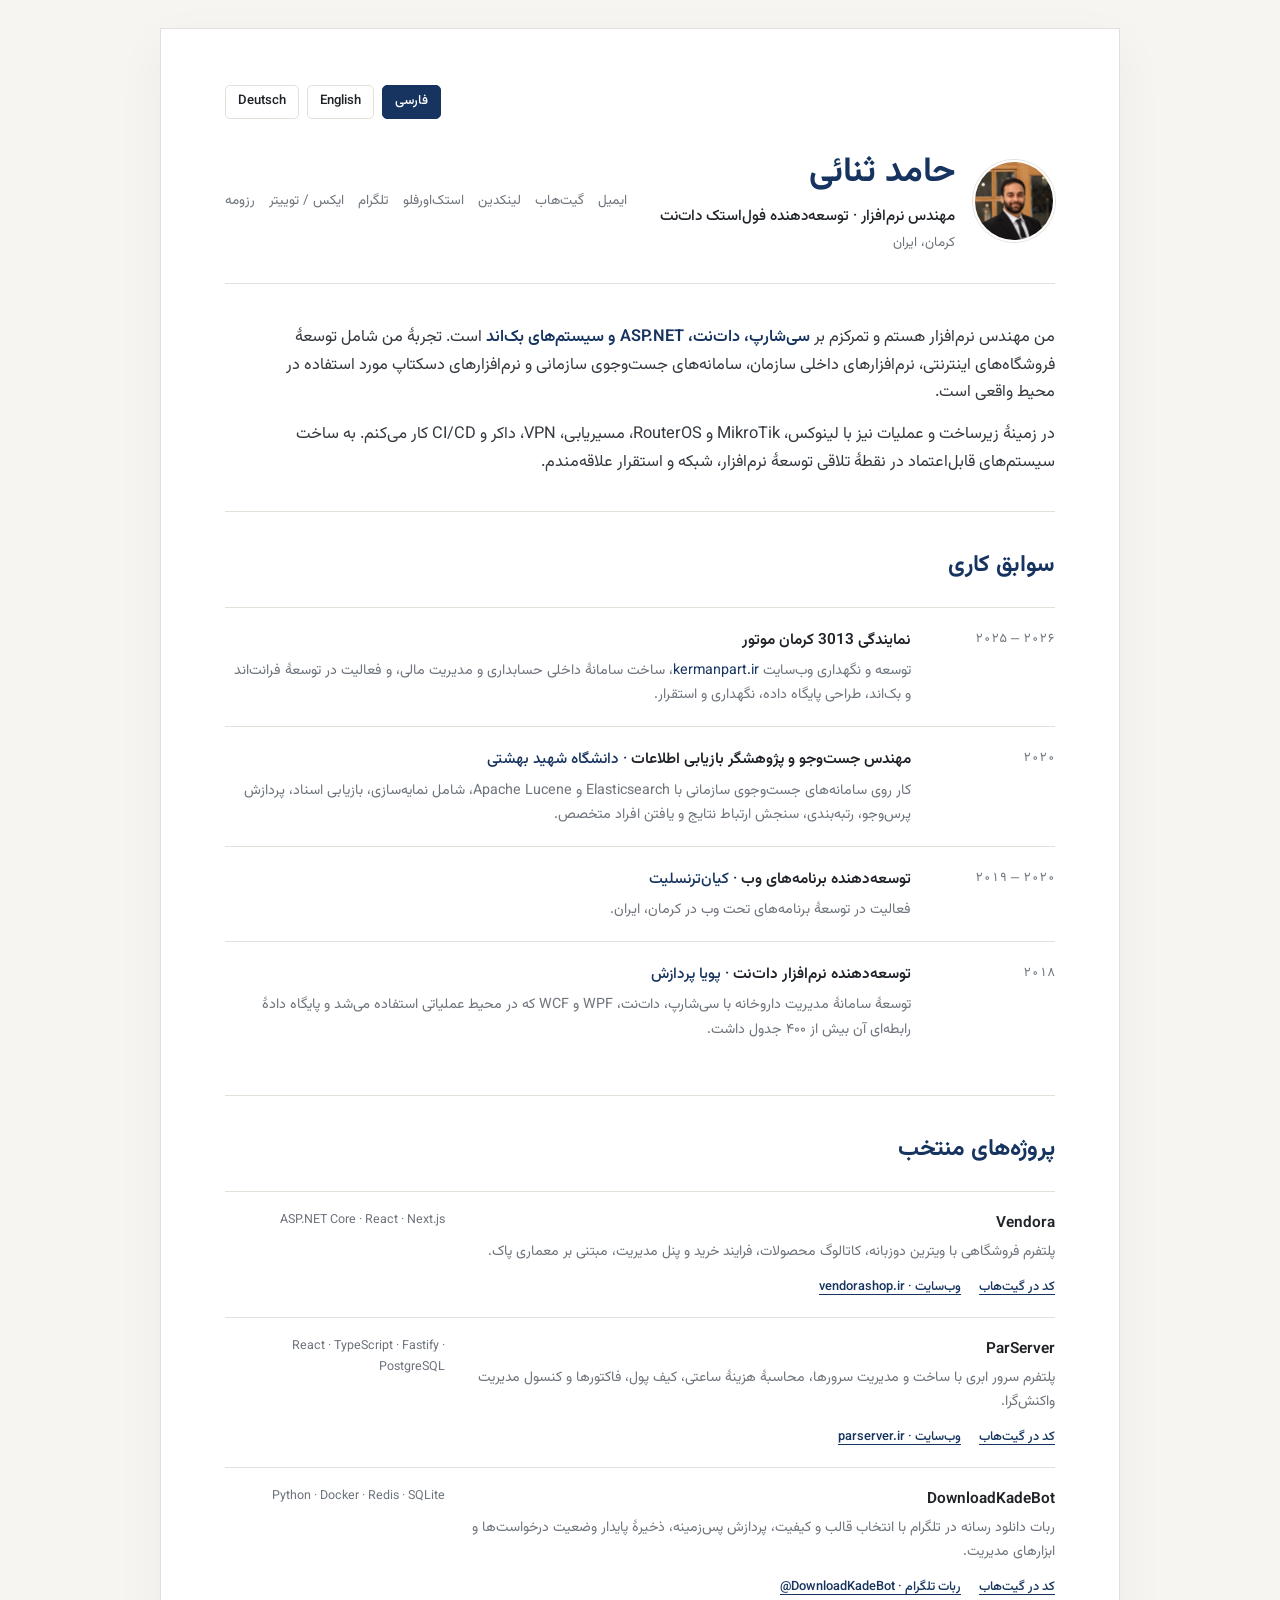
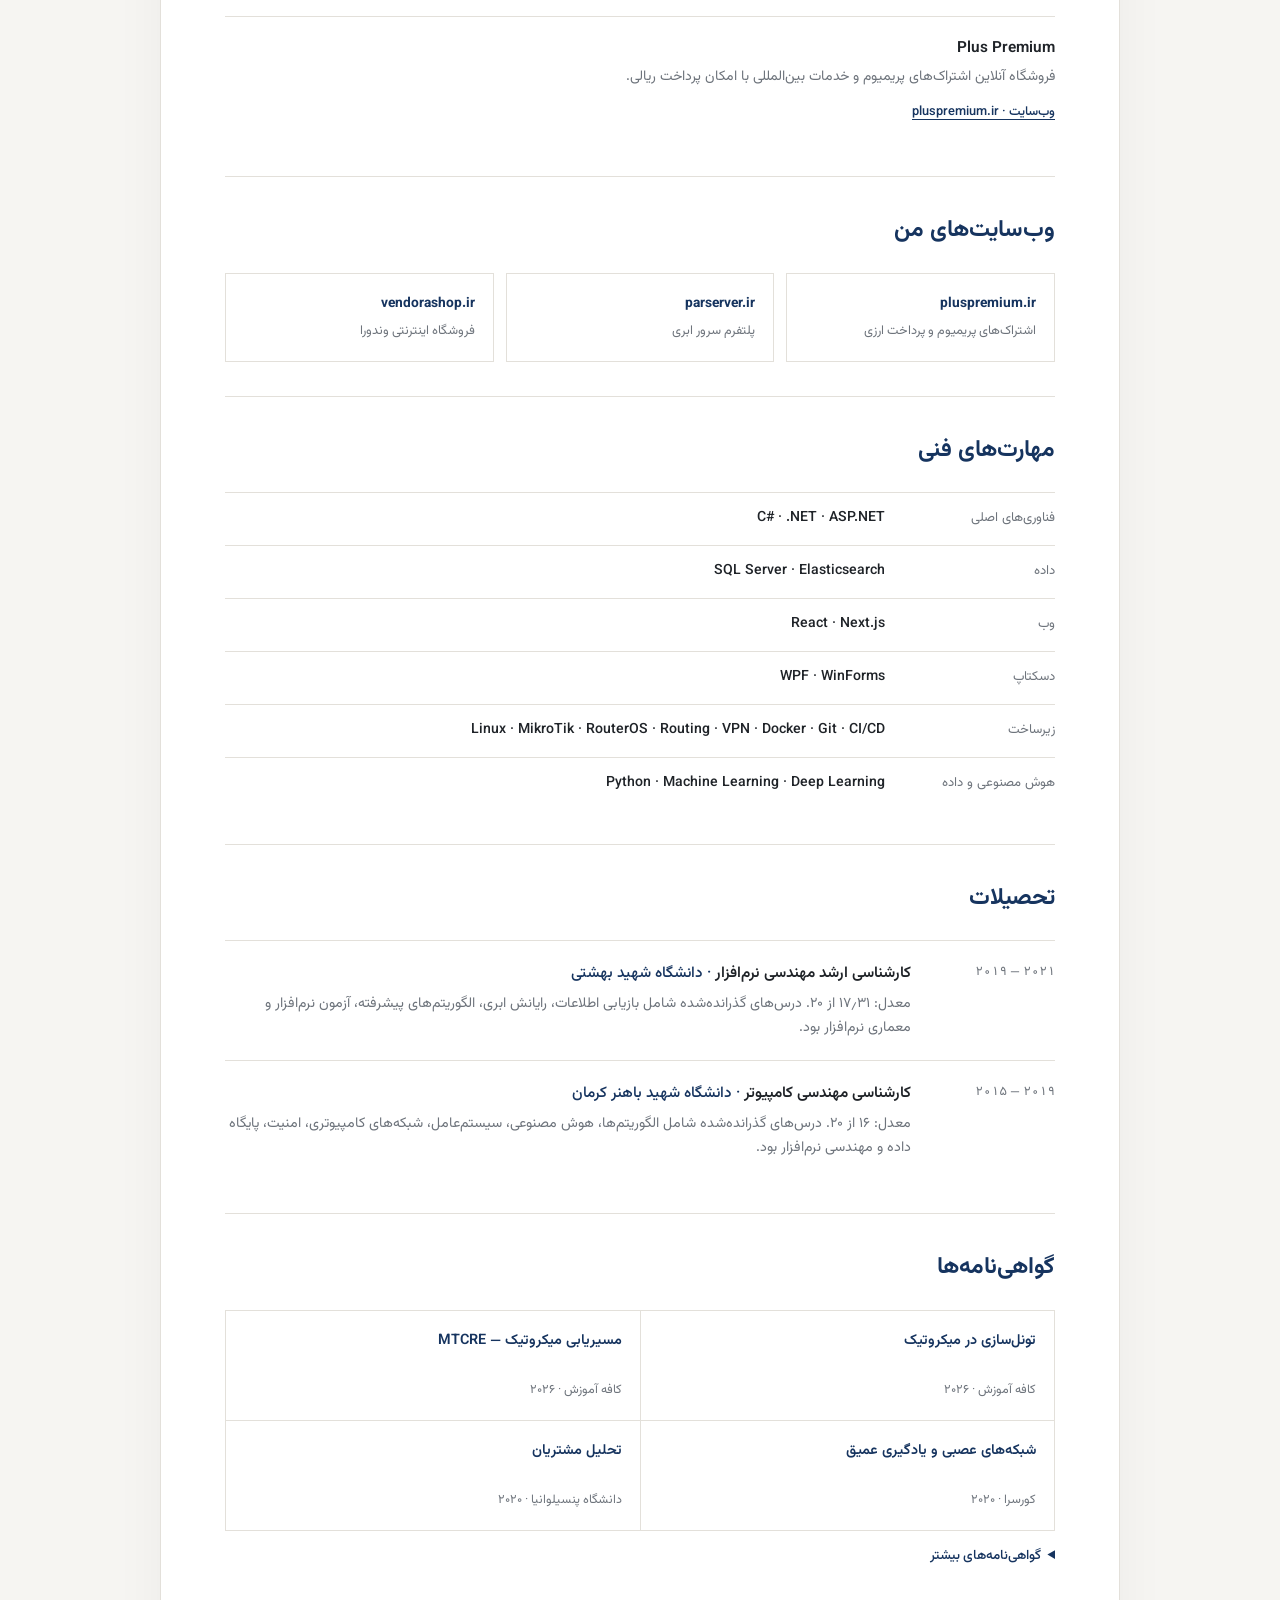
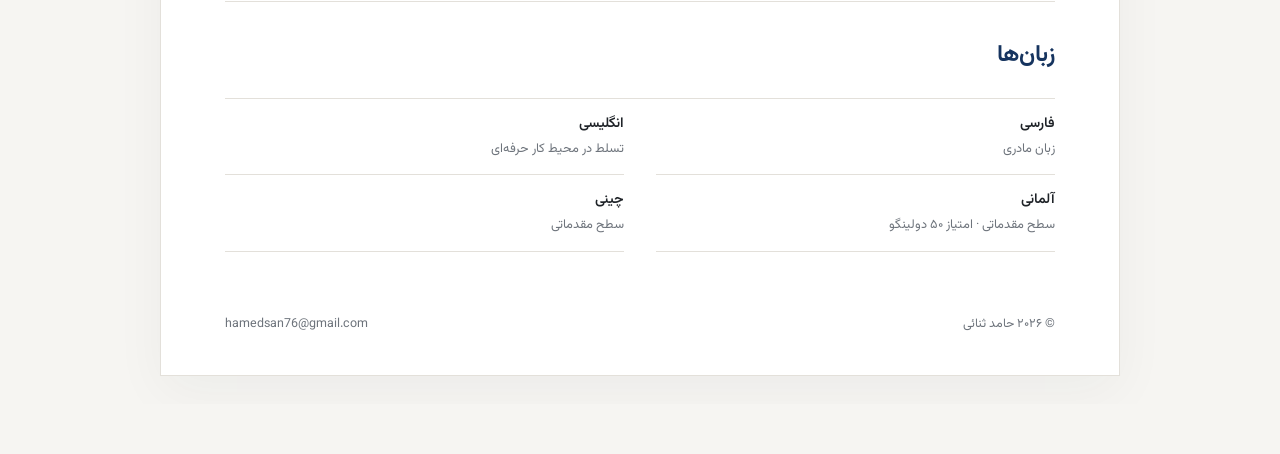
<file: index.html>
<!DOCTYPE html>
<html lang="fa" dir="rtl">
<head>
  <meta charset="UTF-8">
  <meta name="viewport" content="width=device-width, initial-scale=1.0">
  <title>حامد ثنائی | مهندس نرم‌افزار و توسعه‌دهنده دات‌نت</title>
  <meta name="description" content="حامد ثنائی، مهندس نرم‌افزار و توسعه‌دهنده فول‌استک دات‌نت. نمونه‌کارها، سوابق و راه‌های ارتباطی.">
  <link rel="icon" href="/favicon.png" type="image/png" sizes="96x96">
  <link rel="canonical" href="https://hamedsanaei.ir/fa/">
  <meta http-equiv="refresh" content="0; url=/fa/">
</head>
<body>
  <p>در حال انتقال به <a href="/fa/">پرتفولیوی فارسی حامد ثنائی</a>…</p>
  <nav aria-label="انتخاب زبان"><a href="/en/" lang="en">English</a> · <a href="/de/" lang="de">Deutsch</a></nav>
</body>
</html>
</file>
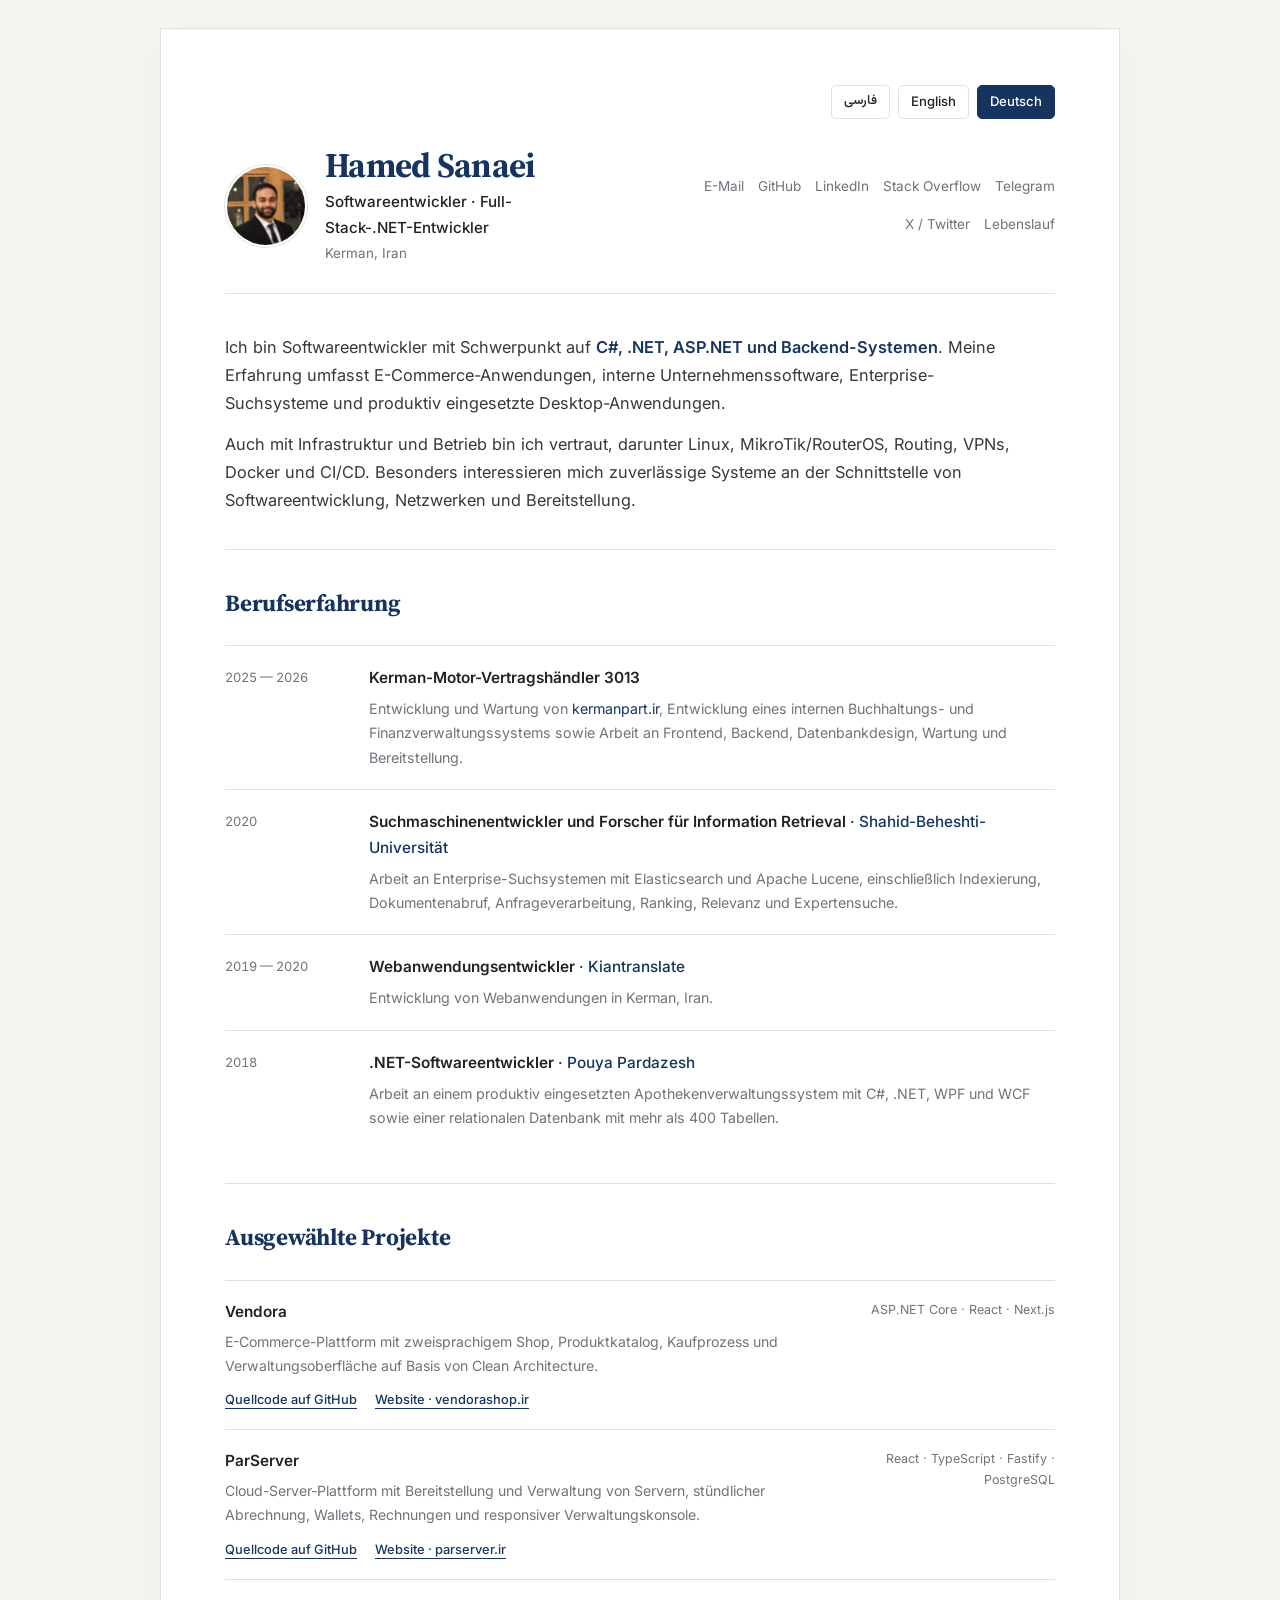
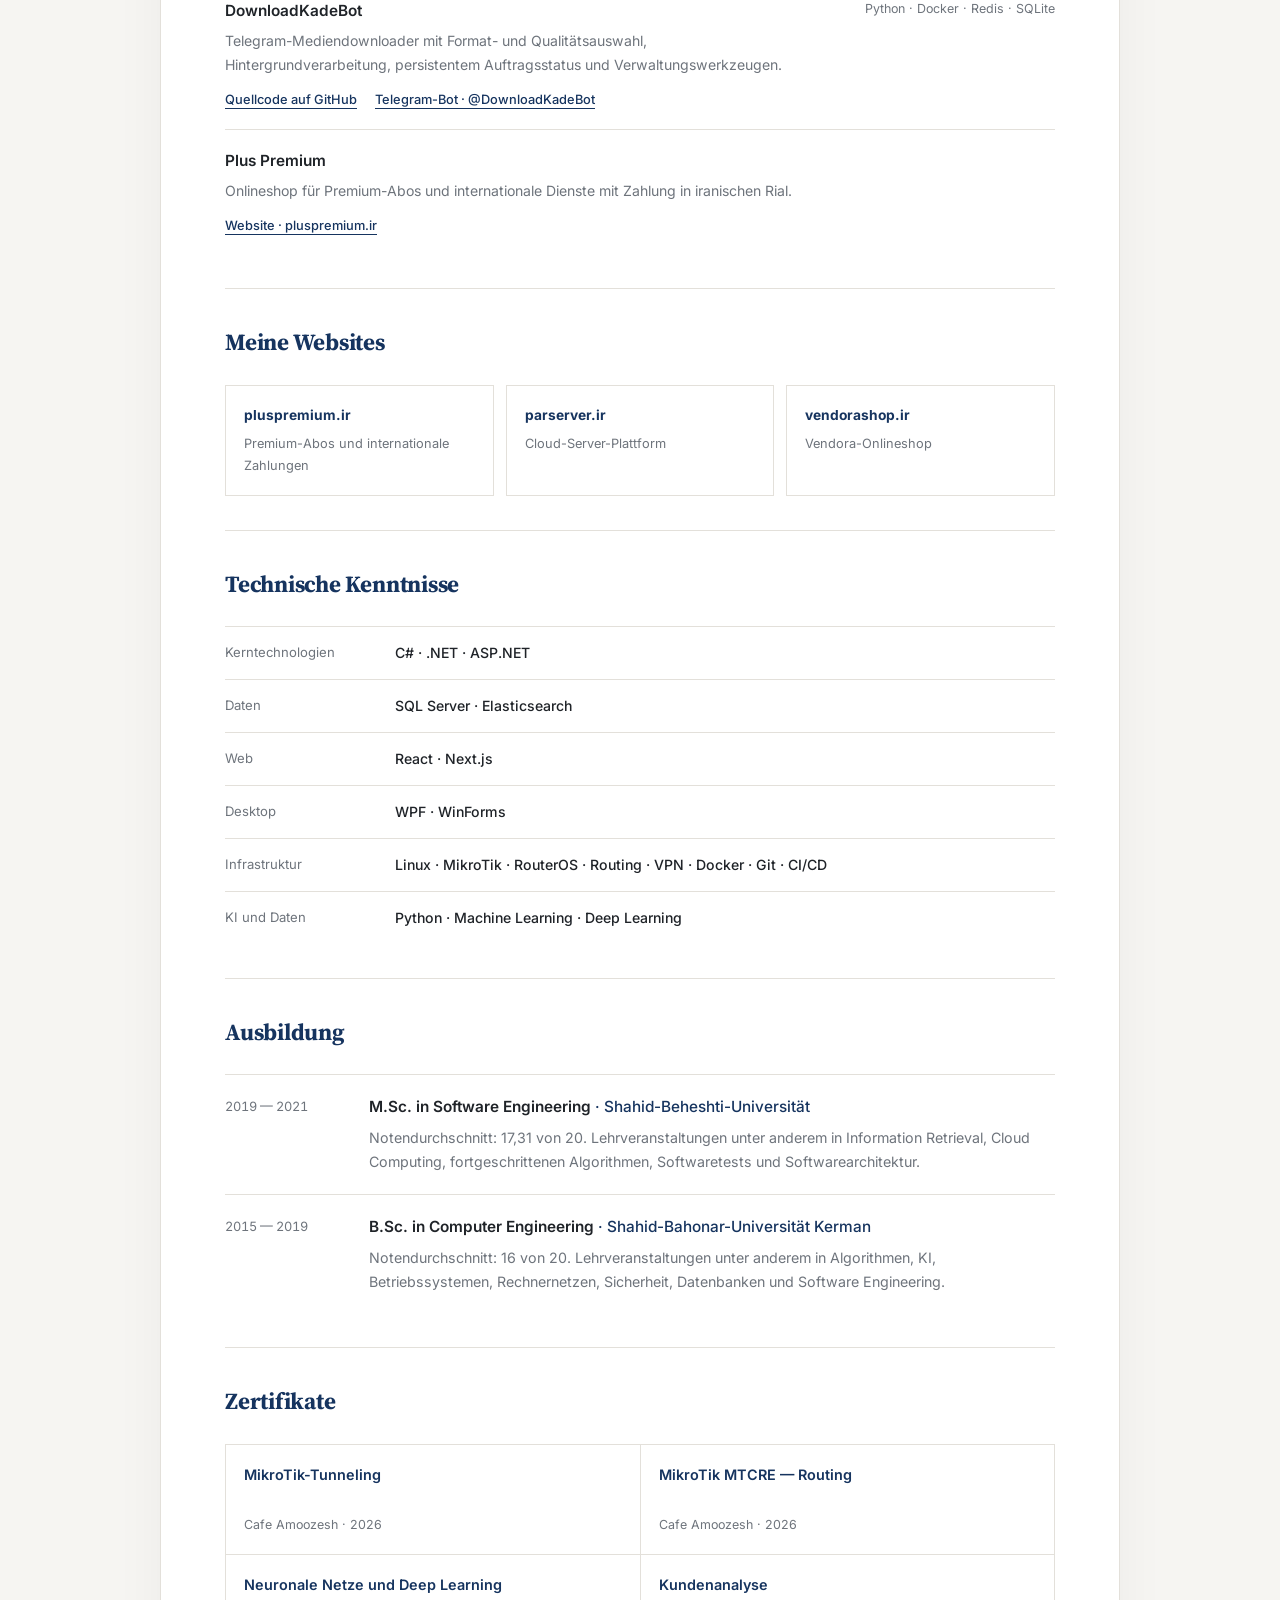
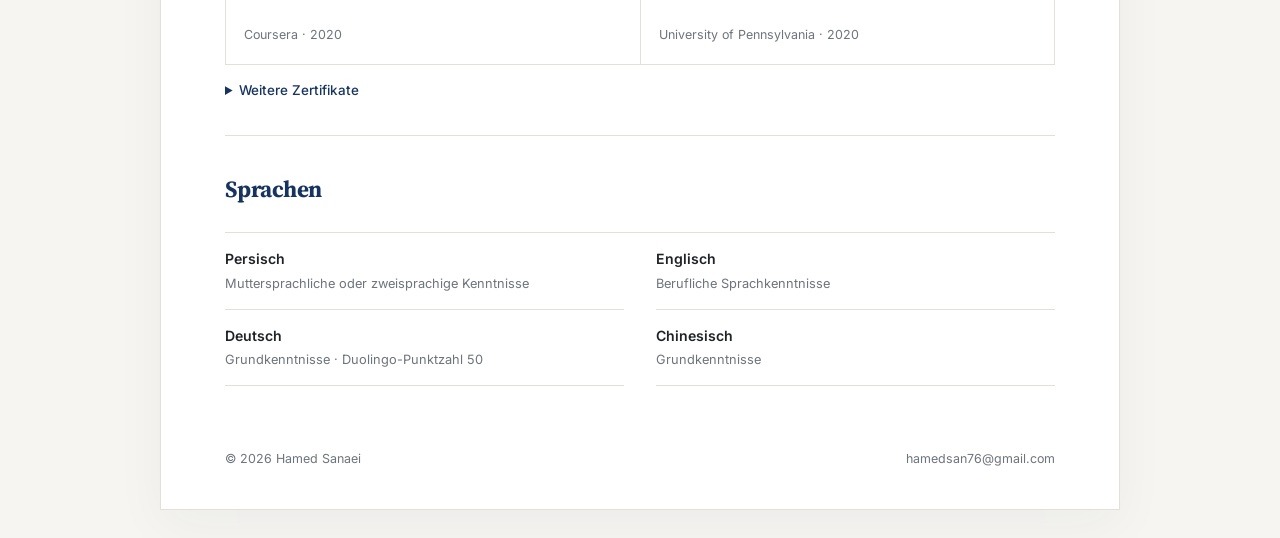
<file: de/index.html>
<!DOCTYPE html>
<html lang="de" dir="ltr">
<head>
  <meta charset="UTF-8">
  <meta name="viewport" content="width=device-width, initial-scale=1.0">
  <title>Hamed Sanaei | Softwareentwickler</title>
  <meta name="description" content="Hamed Sanaei, Softwareentwickler mit Schwerpunkt Full-Stack-.NET. Projekte, Berufserfahrung und Kontakt.">
  <meta name="author" content="Hamed Sanaei">
  <link rel="canonical" href="https://hamedsanaei.ir/de/">
  <link rel="alternate" hreflang="fa" href="https://hamedsanaei.ir/fa/">
  <link rel="alternate" hreflang="en" href="https://hamedsanaei.ir/en/">
  <link rel="alternate" hreflang="de" href="https://hamedsanaei.ir/de/">
  <link rel="alternate" hreflang="x-default" href="https://hamedsanaei.ir/fa/">
  <meta property="og:type" content="website">
  <meta property="og:title" content="Hamed Sanaei | Softwareentwickler">
  <meta property="og:description" content="Hamed Sanaei, Softwareentwickler mit Schwerpunkt Full-Stack-.NET. Projekte, Berufserfahrung und Kontakt.">
  <meta property="og:url" content="https://hamedsanaei.ir/de/">
  <meta property="og:site_name" content="Hamed Sanaei">
  <meta property="og:locale" content="de_DE">
  <meta property="og:locale:alternate" content="fa_IR">
  <meta property="og:locale:alternate" content="en_US">
  <meta property="og:image" content="https://hamedsanaei.ir/assets/portfolio-preview.png">
  <meta property="og:image:secure_url" content="https://hamedsanaei.ir/assets/portfolio-preview.png">
  <meta property="og:image:type" content="image/png">
  <meta property="og:image:width" content="1200">
  <meta property="og:image:height" content="627">
  <meta property="og:image:alt" content="Hamed Sanaei | Softwareentwickler">
  <meta name="twitter:card" content="summary_large_image">
  <meta name="twitter:title" content="Hamed Sanaei | Softwareentwickler">
  <meta name="twitter:description" content="Hamed Sanaei, Softwareentwickler mit Schwerpunkt Full-Stack-.NET. Projekte, Berufserfahrung und Kontakt.">
  <meta name="twitter:image" content="https://hamedsanaei.ir/assets/portfolio-preview.png">
  <meta name="twitter:image:alt" content="Hamed Sanaei | Softwareentwickler">
  <link rel="icon" href="/favicon.png" type="image/png" sizes="96x96">
  <link rel="preconnect" href="https://fonts.googleapis.com">
  <link rel="preconnect" href="https://fonts.gstatic.com" crossorigin>
  <link href="https://fonts.googleapis.com/css2?family=Inter:wght@400;500;600&amp;family=Source+Serif+4:opsz,wght@8..60,600;8..60,700&amp;family=Vazirmatn:wght@400;500;600;700&amp;display=swap" rel="stylesheet">
  <link rel="stylesheet" href="/style.css?v=4e91ba53b21a">
  <script type="application/ld+json">
{
  "@context": "https://schema.org",
  "@type": "ProfilePage",
  "url": "https://hamedsanaei.ir/de/",
  "mainEntity": {
    "@type": "Person",
    "@id": "https://hamedsanaei.ir/#person",
    "name": "Hamed Sanaei",
    "alternateName": [
      "حامد ثنائی",
      "حامد ثنایی",
      "حامد ثنائئ",
      "hamed sanaei",
      "hamed san",
      "hamed sanaee",
      "hamed sanaie"
    ],
    "url": "https://hamedsanaei.ir/de/",
    "image": "https://hamedsanaei.ir/assets/profile.png?v=72df5ecbb1c7",
    "email": "mailto:hamedsan76@gmail.com",
    "jobTitle": "Softwareentwickler und Full-Stack-.NET-Entwickler",
    "sameAs": [
      "https://github.com/HamedSanaei",
      "https://www.linkedin.com/in/hamedsanaei/",
      "https://stackoverflow.com/users/10190605/hamed-sanaei",
      "https://t.me/Hamed_Sanaei",
      "https://x.com/hamedsan"
    ]
  }
}
  </script>
</head>
<body>
  <a class="skip-link" href="#main-content">Zum Hauptinhalt</a>
  <div class="page">
    <nav class="language-switcher" aria-label="Sprache wählen">
      <a href="/fa/" lang="fa" hreflang="fa">فارسی</a>
      <a href="/en/" lang="en" hreflang="en">English</a>
      <a href="/de/" lang="de" hreflang="de" aria-current="page">Deutsch</a>
    </nav>

    <header class="site-header">
      <div class="identity">
        <img class="avatar" src="/assets/profile.png?v=72df5ecbb1c7" alt="Hamed Sanaei">
        <div>
          <h1>Hamed Sanaei</h1>
          <p class="role">Softwareentwickler · Full-Stack-.NET-Entwickler</p>
          <p class="location">Kerman, Iran</p>
        </div>
      </div>

      <nav class="links" aria-label="Kontaktlinks">
        <a href="mailto:hamedsan76@gmail.com">E-Mail</a>
        <a href="https://github.com/HamedSanaei" target="_blank" rel="me noopener">GitHub</a>
        <a href="https://www.linkedin.com/in/hamedsanaei/" target="_blank" rel="me noopener">LinkedIn</a>
        <a href="https://stackoverflow.com/users/10190605/hamed-sanaei" target="_blank" rel="me noopener">Stack Overflow</a>
        <a href="https://t.me/Hamed_Sanaei" target="_blank" rel="noopener">Telegram</a>
        <a href="https://x.com/hamedsan" target="_blank" rel="noopener">X / Twitter</a>
        <a href="/assets/Hamed_Sanaei_CV.pdf" target="_blank" rel="noopener">Lebenslauf</a>
      </nav>
    </header>

    <main id="main-content">
      <section class="intro">
        <p>
          Ich bin Softwareentwickler mit Schwerpunkt auf <strong>C#, .NET, ASP.NET und Backend-Systemen</strong>. Meine Erfahrung umfasst E-Commerce-Anwendungen, interne Unternehmenssoftware, Enterprise-Suchsysteme und produktiv eingesetzte Desktop-Anwendungen.
        </p>
        <p>
          Auch mit Infrastruktur und Betrieb bin ich vertraut, darunter Linux, MikroTik/RouterOS, Routing, VPNs, Docker und CI/CD. Besonders interessieren mich zuverlässige Systeme an der Schnittstelle von Softwareentwicklung, Netzwerken und Bereitstellung.
        </p>
      </section>

      <section>
        <h2>Berufserfahrung</h2>

        <div class="timeline">
          <article class="item">
            <div class="when">2025 — 2026</div>
            <div class="content">
              <h3>Kerman-Motor-Vertragshändler 3013</h3>
              <p>
                Entwicklung und Wartung von <a href="https://kermanpart.ir" target="_blank" rel="noopener">kermanpart.ir</a>, Entwicklung eines internen Buchhaltungs- und Finanzverwaltungssystems sowie Arbeit an Frontend, Backend, Datenbankdesign, Wartung und Bereitstellung.
              </p>
            </div>
          </article>

          <article class="item">
            <div class="when">2020</div>
            <div class="content">
              <h3>Suchmaschinenentwickler und Forscher für Information Retrieval <span>· Shahid-Beheshti-Universität</span></h3>
              <p>
                Arbeit an Enterprise-Suchsystemen mit Elasticsearch und Apache Lucene, einschließlich Indexierung, Dokumentenabruf, Anfrageverarbeitung, Ranking, Relevanz und Expertensuche.
              </p>
            </div>
          </article>

          <article class="item">
            <div class="when">2019 — 2020</div>
            <div class="content">
              <h3>Webanwendungsentwickler <span>· Kiantranslate</span></h3>
              <p>Entwicklung von Webanwendungen in Kerman, Iran.</p>
            </div>
          </article>

          <article class="item">
            <div class="when">2018</div>
            <div class="content">
              <h3>.NET-Softwareentwickler <span>· Pouya Pardazesh</span></h3>
              <p>
                Arbeit an einem produktiv eingesetzten Apothekenverwaltungssystem mit C#, .NET, WPF und WCF sowie einer relationalen Datenbank mit mehr als 400 Tabellen.
              </p>
            </div>
          </article>
        </div>
      </section>

      <section id="projects">
        <h2>Ausgewählte Projekte</h2>

        <div class="projects">
<article class="project">
  <div><h3><bdi dir="auto">Vendora</bdi></h3>
    <p>E-Commerce-Plattform mit zweisprachigem Shop, Produktkatalog, Kaufprozess und Verwaltungsoberfläche auf Basis von Clean Architecture.</p>
    <div class="project-links"><a href="https://github.com/HamedSanaei/Vendora" target="_blank" rel="noopener">Quellcode auf GitHub</a><a href="https://vendorashop.ir/" target="_blank" rel="noopener">Website · <bdi dir="ltr">vendorashop.ir</bdi></a></div>
  </div>
  <span dir="ltr">ASP.NET Core · React · Next.js</span>
</article>
<article class="project">
  <div><h3><bdi dir="auto">ParServer</bdi></h3>
    <p>Cloud-Server-Plattform mit Bereitstellung und Verwaltung von Servern, stündlicher Abrechnung, Wallets, Rechnungen und responsiver Verwaltungskonsole.</p>
    <div class="project-links"><a href="https://github.com/HamedSanaei/cloud" target="_blank" rel="noopener">Quellcode auf GitHub</a><a href="https://parserver.ir/" target="_blank" rel="noopener">Website · <bdi dir="ltr">parserver.ir</bdi></a></div>
  </div>
  <span dir="ltr">React · TypeScript · Fastify · PostgreSQL</span>
</article>
<article class="project">
  <div><h3><bdi dir="auto">DownloadKadeBot</bdi></h3>
    <p>Telegram-Mediendownloader mit Format- und Qualitätsauswahl, Hintergrundverarbeitung, persistentem Auftragsstatus und Verwaltungswerkzeugen.</p>
    <div class="project-links"><a href="https://github.com/HamedSanaei/telegram-media-downloader-bot" target="_blank" rel="noopener">Quellcode auf GitHub</a><a href="https://t.me/DownloadKadeBot" target="_blank" rel="noopener">Telegram-Bot · <bdi dir="ltr">@DownloadKadeBot</bdi></a></div>
  </div>
  <span dir="ltr">Python · Docker · Redis · SQLite</span>
</article>
<article class="project">
  <div><h3><bdi dir="auto">Plus Premium</bdi></h3>
    <p>Onlineshop für Premium-Abos und internationale Dienste mit Zahlung in iranischen Rial.</p>
    <div class="project-links"><a href="https://pluspremium.ir/" target="_blank" rel="noopener">Website · <bdi dir="ltr">pluspremium.ir</bdi></a></div>
  </div>
</article>
</div>
      </section>

      <section>
        <h2>Meine Websites</h2>
        <div class="website-links">
          <a href="https://pluspremium.ir/" target="_blank" rel="noopener"><strong dir="ltr">pluspremium.ir</strong><span>Premium-Abos und internationale Zahlungen</span></a>
          <a href="https://parserver.ir/" target="_blank" rel="noopener"><strong dir="ltr">parserver.ir</strong><span>Cloud-Server-Plattform</span></a>
          <a href="https://vendorashop.ir/" target="_blank" rel="noopener"><strong dir="ltr">vendorashop.ir</strong><span>Vendora-Onlineshop</span></a>
        </div>
      </section>

      <section>
        <h2>Technische Kenntnisse</h2>

        <div class="skills">
          <div><span>Kerntechnologien</span><strong>C# · .NET · ASP.NET</strong></div>
          <div><span>Daten</span><strong>SQL Server · Elasticsearch</strong></div>
          <div><span>Web</span><strong>React · Next.js</strong></div>
          <div><span>Desktop</span><strong>WPF · WinForms</strong></div>
          <div><span>Infrastruktur</span><strong>Linux · MikroTik · RouterOS · Routing · VPN · Docker · Git · CI/CD</strong></div>
          <div><span>KI und Daten</span><strong>Python · Machine Learning · Deep Learning</strong></div>
        </div>
      </section>

      <section>
        <h2>Ausbildung</h2>

        <div class="timeline">
          <article class="item">
            <div class="when">2019 — 2021</div>
            <div class="content">
              <h3>M.Sc. in Software Engineering <span>· Shahid-Beheshti-Universität</span></h3>
              <p>
                Notendurchschnitt: 17,31 von 20. Lehrveranstaltungen unter anderem in Information Retrieval, Cloud Computing, fortgeschrittenen Algorithmen, Softwaretests und Softwarearchitektur.
              </p>
            </div>
          </article>

          <article class="item">
            <div class="when">2015 — 2019</div>
            <div class="content">
              <h3>B.Sc. in Computer Engineering <span>· Shahid-Bahonar-Universität Kerman</span></h3>
              <p>
                Notendurchschnitt: 16 von 20. Lehrveranstaltungen unter anderem in Algorithmen, KI, Betriebssystemen, Rechnernetzen, Sicherheit, Datenbanken und Software Engineering.
              </p>
            </div>
          </article>
        </div>
      </section>

      <section>
        <h2>Zertifikate</h2>

        <div class="certificates">
          <a href="https://cafeamuzesh.com/certificate-2/?cert_hash=2f72addb719e9e5e" target="_blank" rel="noopener">
            <strong>MikroTik-Tunneling</strong><span>Cafe Amoozesh · 2026</span>
          </a>

          <a href="https://cafeamuzesh.com/certificate-2/?cert_hash=9915024197c7286a" target="_blank" rel="noopener">
            <strong>MikroTik MTCRE — Routing</strong><span>Cafe Amoozesh · 2026</span>
          </a>

          <a href="https://www.coursera.org/account/accomplishments/certificate/FVRRJS2N8JKE" target="_blank" rel="noopener">
            <strong>Neuronale Netze und Deep Learning</strong><span>Coursera · 2020</span>
          </a>

          <a href="https://www.coursera.org/account/accomplishments/certificate/TAHZDU7C6SNB" target="_blank" rel="noopener">
            <strong>Kundenanalyse</strong><span>University of Pennsylvania · 2020</span>
          </a>
        </div>

        <details class="more">
          <summary>Weitere Zertifikate</summary>
          <div class="additional">
            <a href="https://www.coursera.org/account/accomplishments/certificate/T6R2JWB8TSVU" target="_blank" rel="noopener">Werkzeugkasten für Data Science — Johns Hopkins</a>
            <a href="https://www.coursera.org/account/accomplishments/certificate/Q3HLKG6UYH5B" target="_blank" rel="noopener">Was ist Data Science? — IBM</a>
            <a href="https://www.sololearn.com/Certificate/CT-PICY7QQN/pdf" target="_blank" rel="noopener">C#-Kurs — SoloLearn</a>
            <a href="https://www.sololearn.com/Certificate/CT-ZP65Q9W9/pdf" target="_blank" rel="noopener">SQL-Grundlagen — SoloLearn</a>
            <a href="https://www.sololearn.com/Certificate/CT-JSWLE2VD/pdf" target="_blank" rel="noopener">JavaScript-Kurs — SoloLearn</a>
          </div>
        </details>
      </section>

      <section>
        <h2>Sprachen</h2>

        <div class="languages">
          <div><strong>Persisch</strong><span>Muttersprachliche oder zweisprachige Kenntnisse</span></div>
          <div><strong>Englisch</strong><span>Berufliche Sprachkenntnisse</span></div>
          <div><strong>Deutsch</strong><span>Grundkenntnisse · Duolingo-Punktzahl 50</span></div>
          <div><strong>Chinesisch</strong><span>Grundkenntnisse</span></div>
        </div>
      </section>
    </main>

    <footer>
      <span>© 2026 Hamed Sanaei</span>
      <a href="mailto:hamedsan76@gmail.com">hamedsan76@gmail.com</a>
    </footer>

  </div>
</body>

</html>
</file>
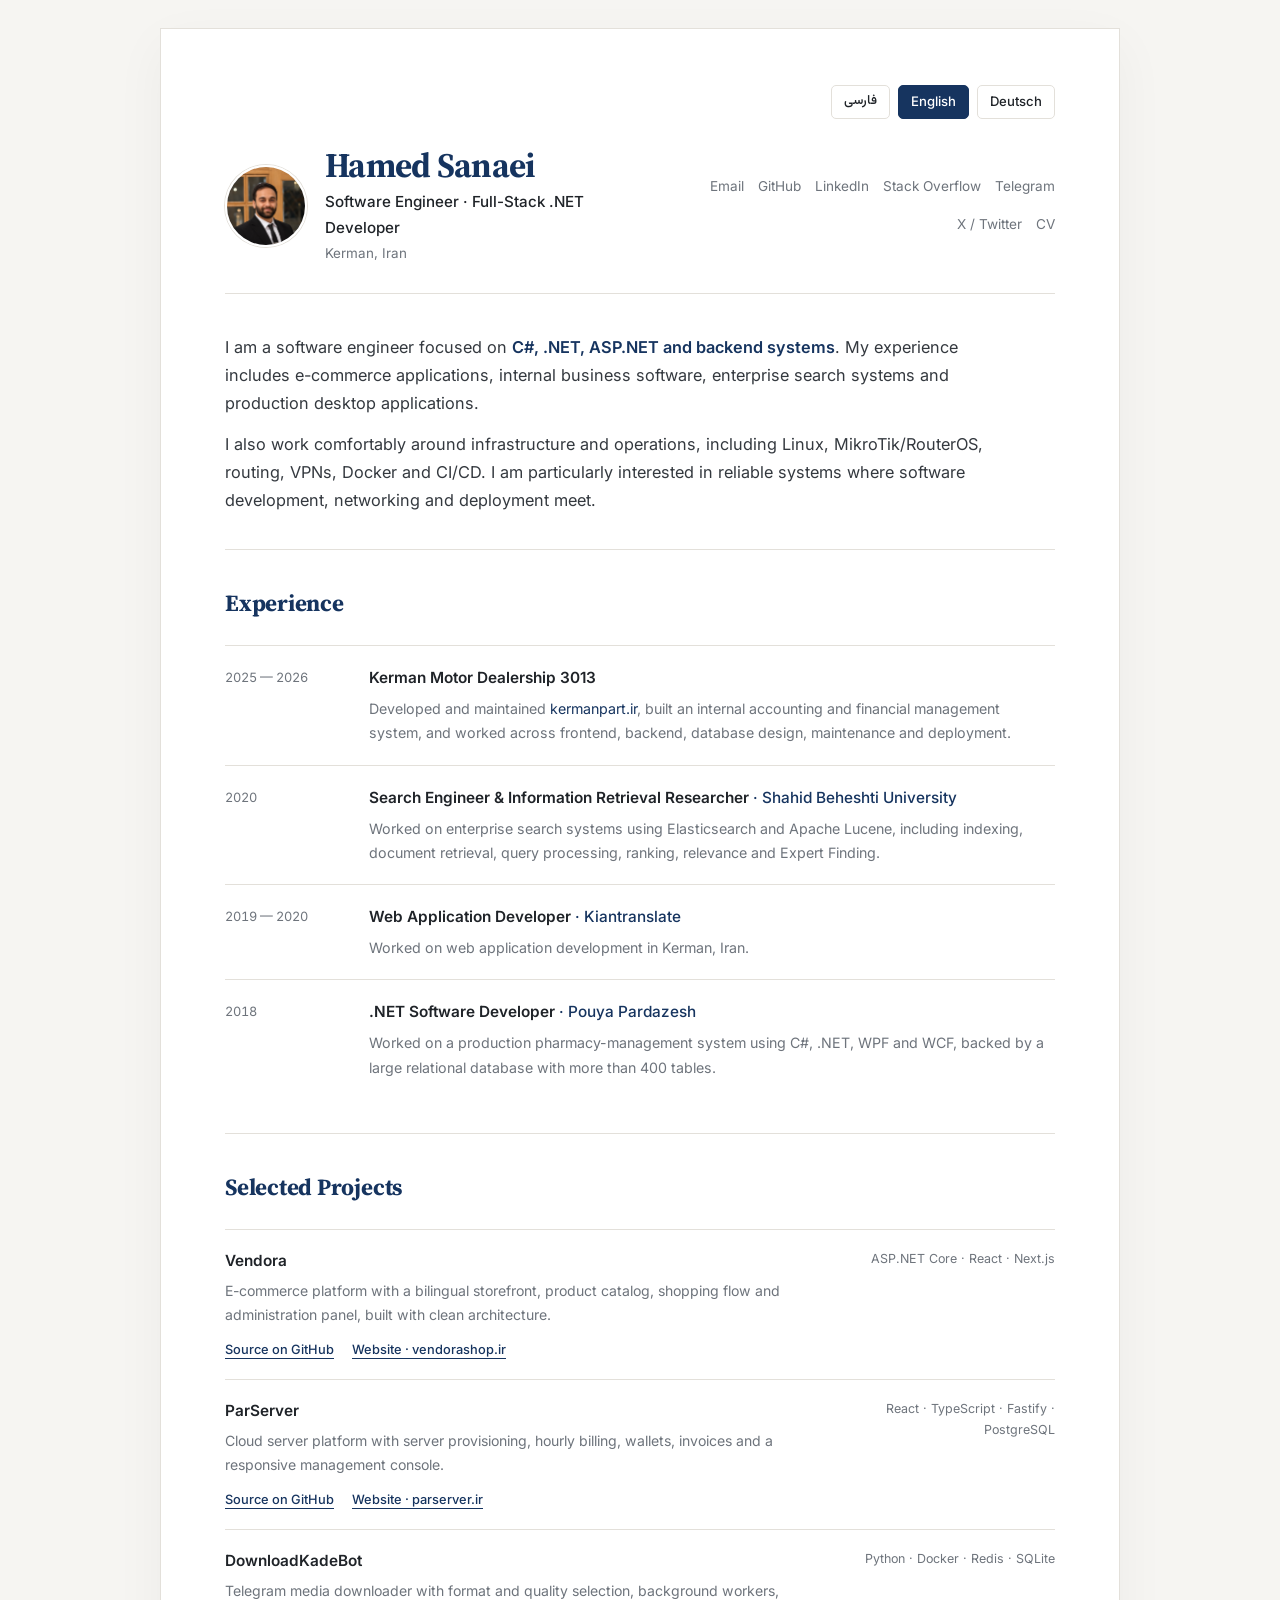
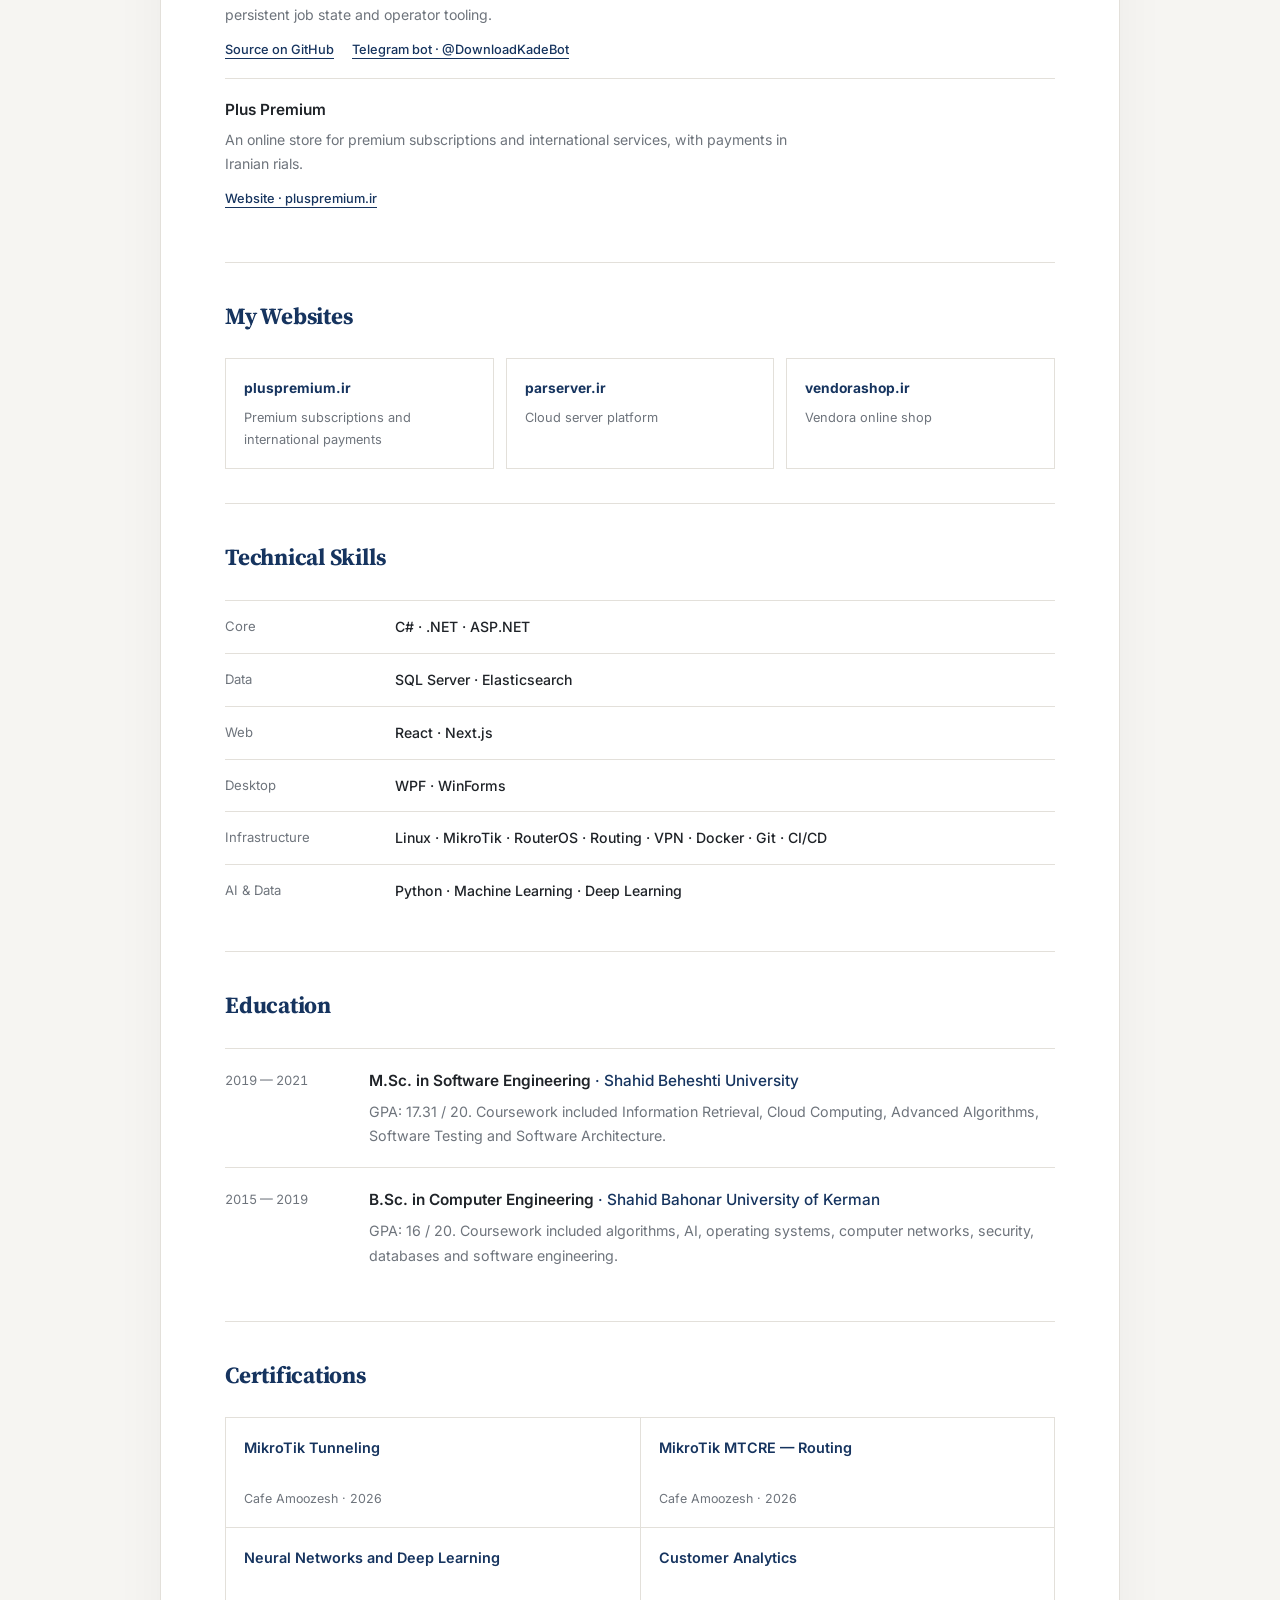
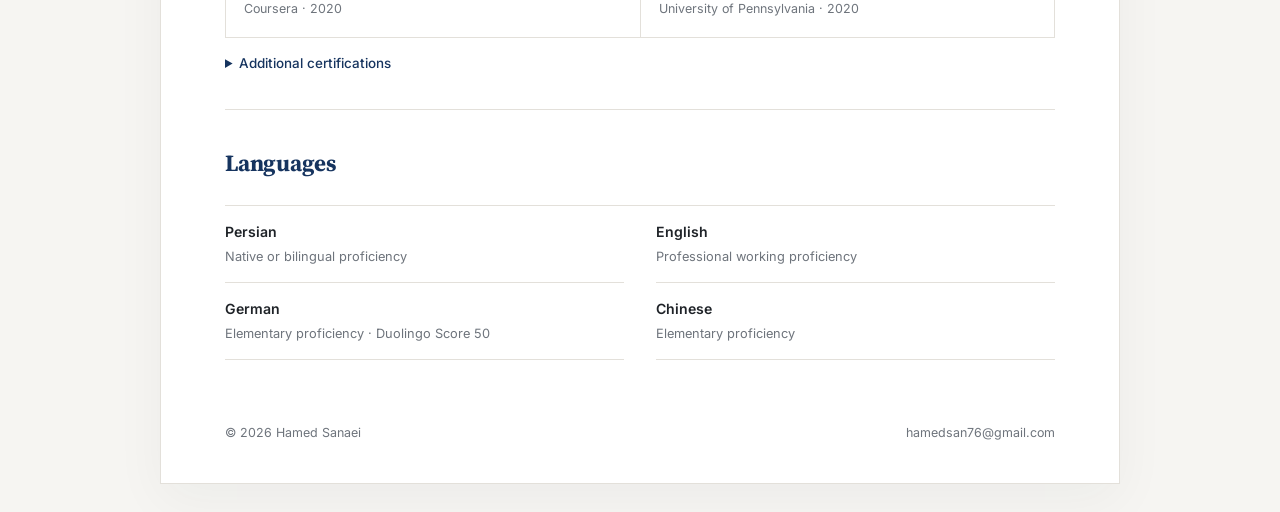
<file: en/index.html>
<!DOCTYPE html>
<html lang="en" dir="ltr">
<head>
  <meta charset="UTF-8">
  <meta name="viewport" content="width=device-width, initial-scale=1.0">
  <title>Hamed Sanaei | Software Engineer</title>
  <meta name="description" content="Hamed Sanaei, software engineer and full-stack .NET developer. Explore my projects, experience and contact links.">
  <meta name="author" content="Hamed Sanaei">
  <link rel="canonical" href="https://hamedsanaei.ir/en/">
  <link rel="alternate" hreflang="fa" href="https://hamedsanaei.ir/fa/">
  <link rel="alternate" hreflang="en" href="https://hamedsanaei.ir/en/">
  <link rel="alternate" hreflang="de" href="https://hamedsanaei.ir/de/">
  <link rel="alternate" hreflang="x-default" href="https://hamedsanaei.ir/fa/">
  <meta property="og:type" content="website">
  <meta property="og:title" content="Hamed Sanaei | Software Engineer">
  <meta property="og:description" content="Hamed Sanaei, software engineer and full-stack .NET developer. Explore my projects, experience and contact links.">
  <meta property="og:url" content="https://hamedsanaei.ir/en/">
  <meta property="og:site_name" content="Hamed Sanaei">
  <meta property="og:locale" content="en_US">
  <meta property="og:locale:alternate" content="fa_IR">
  <meta property="og:locale:alternate" content="de_DE">
  <meta property="og:image" content="https://hamedsanaei.ir/assets/portfolio-preview.png">
  <meta property="og:image:secure_url" content="https://hamedsanaei.ir/assets/portfolio-preview.png">
  <meta property="og:image:type" content="image/png">
  <meta property="og:image:width" content="1200">
  <meta property="og:image:height" content="627">
  <meta property="og:image:alt" content="Hamed Sanaei | Software Engineer">
  <meta name="twitter:card" content="summary_large_image">
  <meta name="twitter:title" content="Hamed Sanaei | Software Engineer">
  <meta name="twitter:description" content="Hamed Sanaei, software engineer and full-stack .NET developer. Explore my projects, experience and contact links.">
  <meta name="twitter:image" content="https://hamedsanaei.ir/assets/portfolio-preview.png">
  <meta name="twitter:image:alt" content="Hamed Sanaei | Software Engineer">
  <link rel="icon" href="/favicon.png" type="image/png" sizes="96x96">
  <link rel="preconnect" href="https://fonts.googleapis.com">
  <link rel="preconnect" href="https://fonts.gstatic.com" crossorigin>
  <link href="https://fonts.googleapis.com/css2?family=Inter:wght@400;500;600&amp;family=Source+Serif+4:opsz,wght@8..60,600;8..60,700&amp;family=Vazirmatn:wght@400;500;600;700&amp;display=swap" rel="stylesheet">
  <link rel="stylesheet" href="/style.css?v=4e91ba53b21a">
  <script type="application/ld+json">
{
  "@context": "https://schema.org",
  "@type": "ProfilePage",
  "url": "https://hamedsanaei.ir/en/",
  "mainEntity": {
    "@type": "Person",
    "@id": "https://hamedsanaei.ir/#person",
    "name": "Hamed Sanaei",
    "alternateName": [
      "حامد ثنائی",
      "حامد ثنایی",
      "حامد ثنائئ",
      "hamed sanaei",
      "hamed san",
      "hamed sanaee",
      "hamed sanaie"
    ],
    "url": "https://hamedsanaei.ir/en/",
    "image": "https://hamedsanaei.ir/assets/profile.png?v=72df5ecbb1c7",
    "email": "mailto:hamedsan76@gmail.com",
    "jobTitle": "Software Engineer and Full-Stack .NET Developer",
    "sameAs": [
      "https://github.com/HamedSanaei",
      "https://www.linkedin.com/in/hamedsanaei/",
      "https://stackoverflow.com/users/10190605/hamed-sanaei",
      "https://t.me/Hamed_Sanaei",
      "https://x.com/hamedsan"
    ]
  }
}
  </script>
</head>
<body>
  <a class="skip-link" href="#main-content">Skip to content</a>
  <div class="page">
    <nav class="language-switcher" aria-label="Choose language">
      <a href="/fa/" lang="fa" hreflang="fa">فارسی</a>
      <a href="/en/" lang="en" hreflang="en" aria-current="page">English</a>
      <a href="/de/" lang="de" hreflang="de">Deutsch</a>
    </nav>

    <header class="site-header">
      <div class="identity">
        <img class="avatar" src="/assets/profile.png?v=72df5ecbb1c7" alt="Hamed Sanaei">
        <div>
          <h1>Hamed Sanaei</h1>
          <p class="role">Software Engineer · Full-Stack .NET Developer</p>
          <p class="location">Kerman, Iran</p>
        </div>
      </div>

      <nav class="links" aria-label="Contact links">
        <a href="mailto:hamedsan76@gmail.com">Email</a>
        <a href="https://github.com/HamedSanaei" target="_blank" rel="me noopener">GitHub</a>
        <a href="https://www.linkedin.com/in/hamedsanaei/" target="_blank" rel="me noopener">LinkedIn</a>
        <a href="https://stackoverflow.com/users/10190605/hamed-sanaei" target="_blank" rel="me noopener">Stack Overflow</a>
        <a href="https://t.me/Hamed_Sanaei" target="_blank" rel="noopener">Telegram</a>
        <a href="https://x.com/hamedsan" target="_blank" rel="noopener">X / Twitter</a>
        <a href="/assets/Hamed_Sanaei_CV.pdf" target="_blank" rel="noopener">CV</a>
      </nav>
    </header>

    <main id="main-content">
      <section class="intro">
        <p>
          I am a software engineer focused on <strong>C#, .NET, ASP.NET and backend systems</strong>.
          My experience includes e-commerce applications, internal business software,
          enterprise search systems and production desktop applications.
        </p>
        <p>
          I also work comfortably around infrastructure and operations, including Linux,
          MikroTik/RouterOS, routing, VPNs, Docker and CI/CD. I am particularly interested in
          reliable systems where software development, networking and deployment meet.
        </p>
      </section>

      <section>
        <h2>Experience</h2>

        <div class="timeline">
          <article class="item">
            <div class="when">2025 — 2026</div>
            <div class="content">
              <h3>Kerman Motor Dealership 3013</h3>
              <p>
                Developed and maintained <a href="https://kermanpart.ir" target="_blank" rel="noopener">kermanpart.ir</a>,
                built an internal accounting and financial management system, and worked across
                frontend, backend, database design, maintenance and deployment.
              </p>
            </div>
          </article>

          <article class="item">
            <div class="when">2020</div>
            <div class="content">
              <h3>Search Engineer & Information Retrieval Researcher <span>· Shahid Beheshti University</span></h3>
              <p>
                Worked on enterprise search systems using Elasticsearch and Apache Lucene,
                including indexing, document retrieval, query processing, ranking, relevance
                and Expert Finding.
              </p>
            </div>
          </article>

          <article class="item">
            <div class="when">2019 — 2020</div>
            <div class="content">
              <h3>Web Application Developer <span>· Kiantranslate</span></h3>
              <p>Worked on web application development in Kerman, Iran.</p>
            </div>
          </article>

          <article class="item">
            <div class="when">2018</div>
            <div class="content">
              <h3>.NET Software Developer <span>· Pouya Pardazesh</span></h3>
              <p>
                Worked on a production pharmacy-management system using C#, .NET, WPF and WCF,
                backed by a large relational database with more than 400 tables.
              </p>
            </div>
          </article>
        </div>
      </section>

      <section id="projects">
        <h2>Selected Projects</h2>

        <div class="projects">
<article class="project">
  <div><h3><bdi dir="auto">Vendora</bdi></h3>
    <p>E-commerce platform with a bilingual storefront, product catalog, shopping flow and administration panel, built with clean architecture.</p>
    <div class="project-links"><a href="https://github.com/HamedSanaei/Vendora" target="_blank" rel="noopener">Source on GitHub</a><a href="https://vendorashop.ir/" target="_blank" rel="noopener">Website · <bdi dir="ltr">vendorashop.ir</bdi></a></div>
  </div>
  <span dir="ltr">ASP.NET Core · React · Next.js</span>
</article>
<article class="project">
  <div><h3><bdi dir="auto">ParServer</bdi></h3>
    <p>Cloud server platform with server provisioning, hourly billing, wallets, invoices and a responsive management console.</p>
    <div class="project-links"><a href="https://github.com/HamedSanaei/cloud" target="_blank" rel="noopener">Source on GitHub</a><a href="https://parserver.ir/" target="_blank" rel="noopener">Website · <bdi dir="ltr">parserver.ir</bdi></a></div>
  </div>
  <span dir="ltr">React · TypeScript · Fastify · PostgreSQL</span>
</article>
<article class="project">
  <div><h3><bdi dir="auto">DownloadKadeBot</bdi></h3>
    <p>Telegram media downloader with format and quality selection, background workers, persistent job state and operator tooling.</p>
    <div class="project-links"><a href="https://github.com/HamedSanaei/telegram-media-downloader-bot" target="_blank" rel="noopener">Source on GitHub</a><a href="https://t.me/DownloadKadeBot" target="_blank" rel="noopener">Telegram bot · <bdi dir="ltr">@DownloadKadeBot</bdi></a></div>
  </div>
  <span dir="ltr">Python · Docker · Redis · SQLite</span>
</article>
<article class="project">
  <div><h3><bdi dir="auto">Plus Premium</bdi></h3>
    <p>An online store for premium subscriptions and international services, with payments in Iranian rials.</p>
    <div class="project-links"><a href="https://pluspremium.ir/" target="_blank" rel="noopener">Website · <bdi dir="ltr">pluspremium.ir</bdi></a></div>
  </div>
</article>
</div>
      </section>

      <section>
        <h2>My Websites</h2>
        <div class="website-links">
          <a href="https://pluspremium.ir/" target="_blank" rel="noopener"><strong dir="ltr">pluspremium.ir</strong><span>Premium subscriptions and international payments</span></a>
          <a href="https://parserver.ir/" target="_blank" rel="noopener"><strong dir="ltr">parserver.ir</strong><span>Cloud server platform</span></a>
          <a href="https://vendorashop.ir/" target="_blank" rel="noopener"><strong dir="ltr">vendorashop.ir</strong><span>Vendora online shop</span></a>
        </div>
      </section>

      <section>
        <h2>Technical Skills</h2>

        <div class="skills">
          <div><span>Core</span><strong>C# · .NET · ASP.NET</strong></div>
          <div><span>Data</span><strong>SQL Server · Elasticsearch</strong></div>
          <div><span>Web</span><strong>React · Next.js</strong></div>
          <div><span>Desktop</span><strong>WPF · WinForms</strong></div>
          <div><span>Infrastructure</span><strong>Linux · MikroTik · RouterOS · Routing · VPN · Docker · Git · CI/CD</strong></div>
          <div><span>AI & Data</span><strong>Python · Machine Learning · Deep Learning</strong></div>
        </div>
      </section>

      <section>
        <h2>Education</h2>

        <div class="timeline">
          <article class="item">
            <div class="when">2019 — 2021</div>
            <div class="content">
              <h3>M.Sc. in Software Engineering <span>· Shahid Beheshti University</span></h3>
              <p>
                GPA: 17.31 / 20. Coursework included Information Retrieval, Cloud Computing,
                Advanced Algorithms, Software Testing and Software Architecture.
              </p>
            </div>
          </article>

          <article class="item">
            <div class="when">2015 — 2019</div>
            <div class="content">
              <h3>B.Sc. in Computer Engineering <span>· Shahid Bahonar University of Kerman</span></h3>
              <p>
                GPA: 16 / 20. Coursework included algorithms, AI, operating systems,
                computer networks, security, databases and software engineering.
              </p>
            </div>
          </article>
        </div>
      </section>

      <section>
        <h2>Certifications</h2>

        <div class="certificates">
          <a href="https://cafeamuzesh.com/certificate-2/?cert_hash=2f72addb719e9e5e" target="_blank" rel="noopener">
            <strong>MikroTik Tunneling</strong><span>Cafe Amoozesh · 2026</span>
          </a>

          <a href="https://cafeamuzesh.com/certificate-2/?cert_hash=9915024197c7286a" target="_blank" rel="noopener">
            <strong>MikroTik MTCRE — Routing</strong><span>Cafe Amoozesh · 2026</span>
          </a>

          <a href="https://www.coursera.org/account/accomplishments/certificate/FVRRJS2N8JKE" target="_blank" rel="noopener">
            <strong>Neural Networks and Deep Learning</strong><span>Coursera · 2020</span>
          </a>

          <a href="https://www.coursera.org/account/accomplishments/certificate/TAHZDU7C6SNB" target="_blank" rel="noopener">
            <strong>Customer Analytics</strong><span>University of Pennsylvania · 2020</span>
          </a>
        </div>

        <details class="more">
          <summary>Additional certifications</summary>
          <div class="additional">
            <a href="https://www.coursera.org/account/accomplishments/certificate/T6R2JWB8TSVU" target="_blank" rel="noopener">The Data Scientist's Toolbox — Johns Hopkins</a>
            <a href="https://www.coursera.org/account/accomplishments/certificate/Q3HLKG6UYH5B" target="_blank" rel="noopener">What is Data Science? — IBM</a>
            <a href="https://www.sololearn.com/Certificate/CT-PICY7QQN/pdf" target="_blank" rel="noopener">C# Course — SoloLearn</a>
            <a href="https://www.sololearn.com/Certificate/CT-ZP65Q9W9/pdf" target="_blank" rel="noopener">SQL Fundamentals — SoloLearn</a>
            <a href="https://www.sololearn.com/Certificate/CT-JSWLE2VD/pdf" target="_blank" rel="noopener">JavaScript Course — SoloLearn</a>
          </div>
        </details>
      </section>

      <section>
        <h2>Languages</h2>

        <div class="languages">
          <div><strong>Persian</strong><span>Native or bilingual proficiency</span></div>
          <div><strong>English</strong><span>Professional working proficiency</span></div>
          <div><strong>German</strong><span>Elementary proficiency · Duolingo Score 50</span></div>
          <div><strong>Chinese</strong><span>Elementary proficiency</span></div>
        </div>
      </section>
    </main>

    <footer>
      <span>© 2026 Hamed Sanaei</span>
      <a href="mailto:hamedsan76@gmail.com">hamedsan76@gmail.com</a>
    </footer>

  </div>
</body>

</html>
</file>
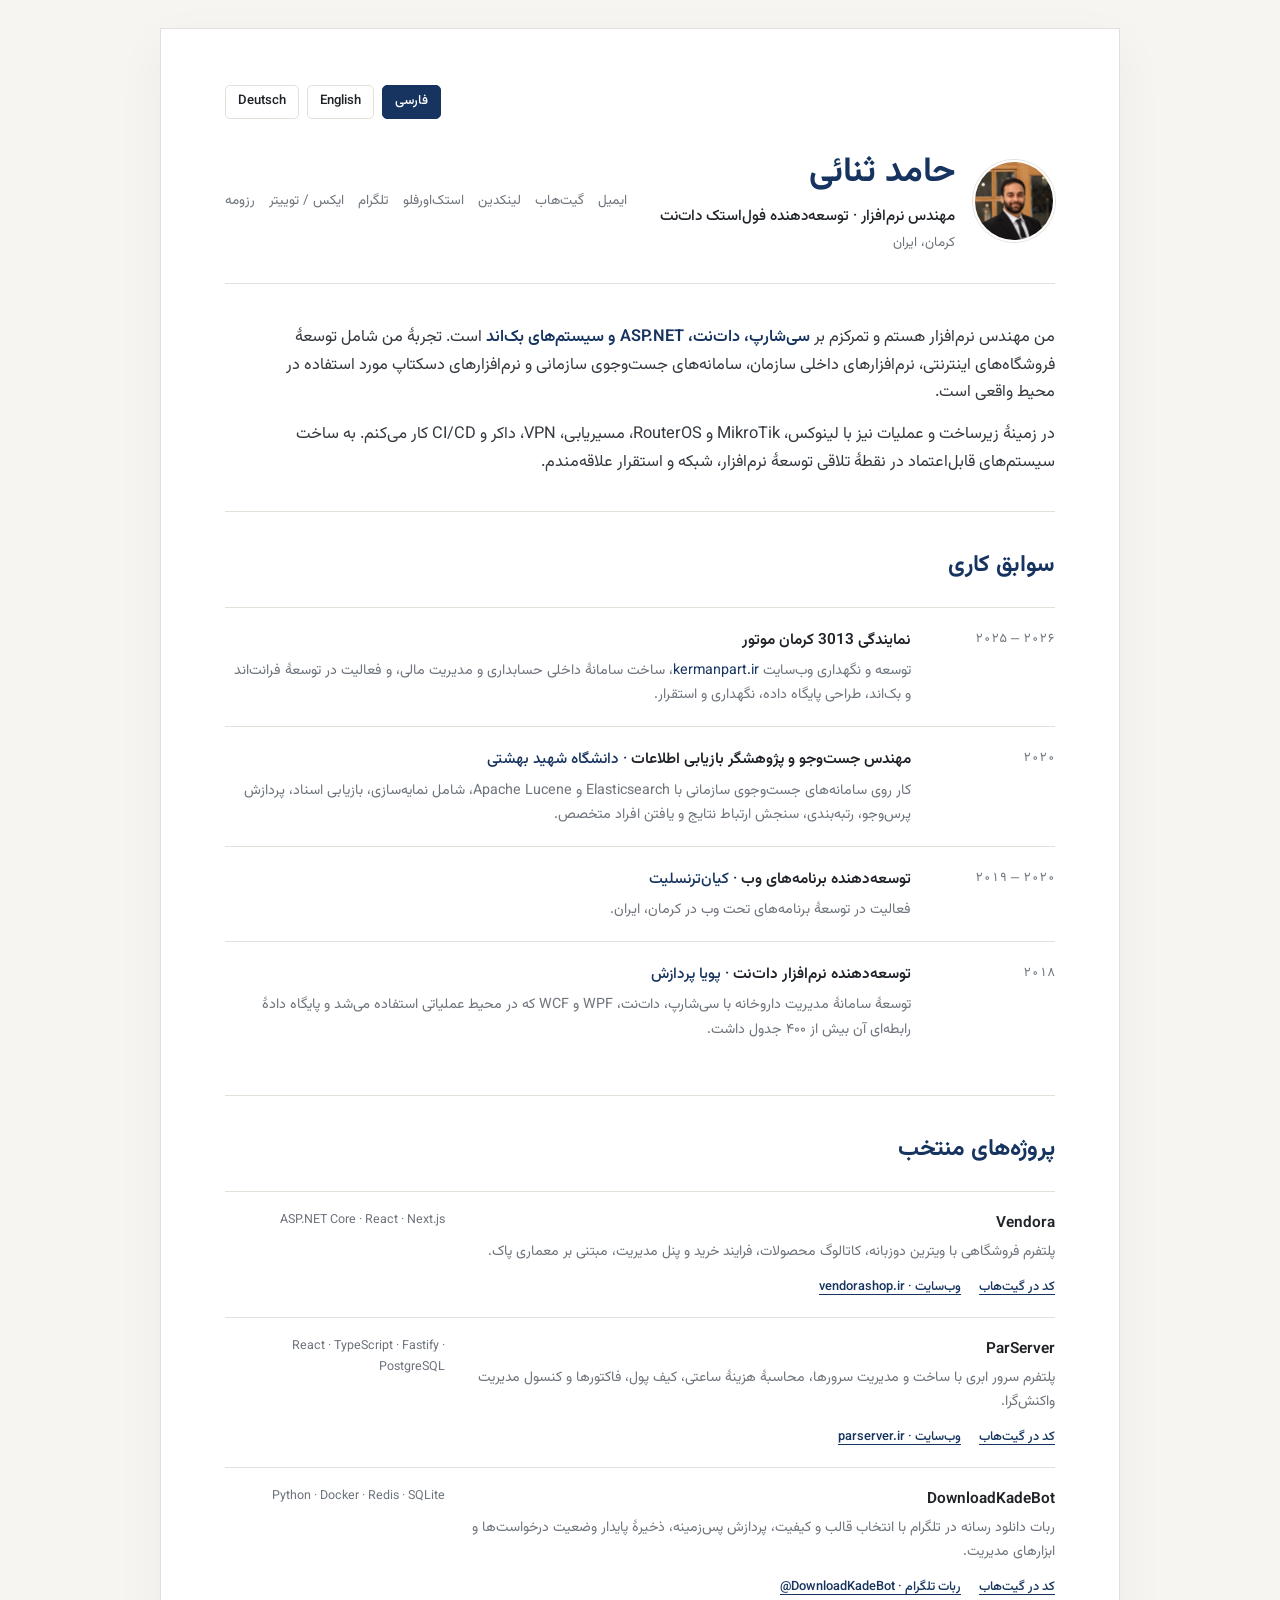
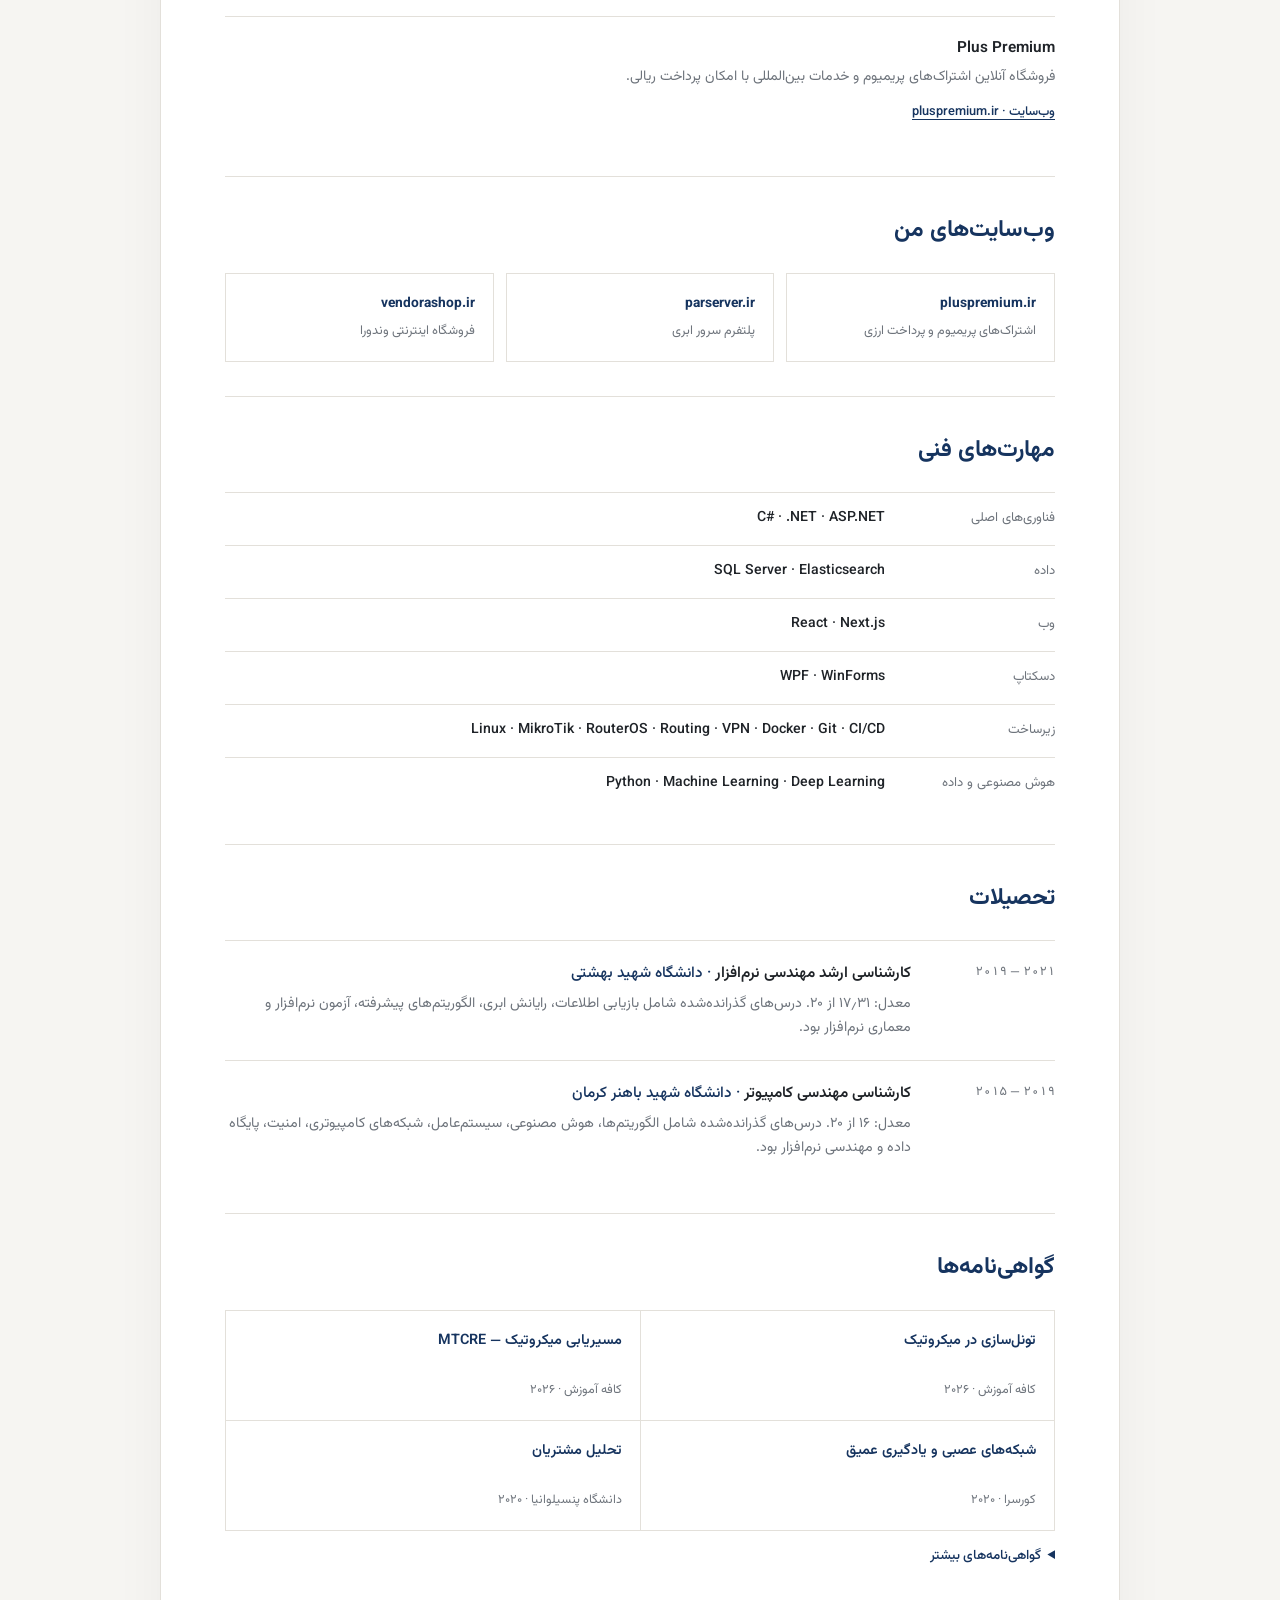
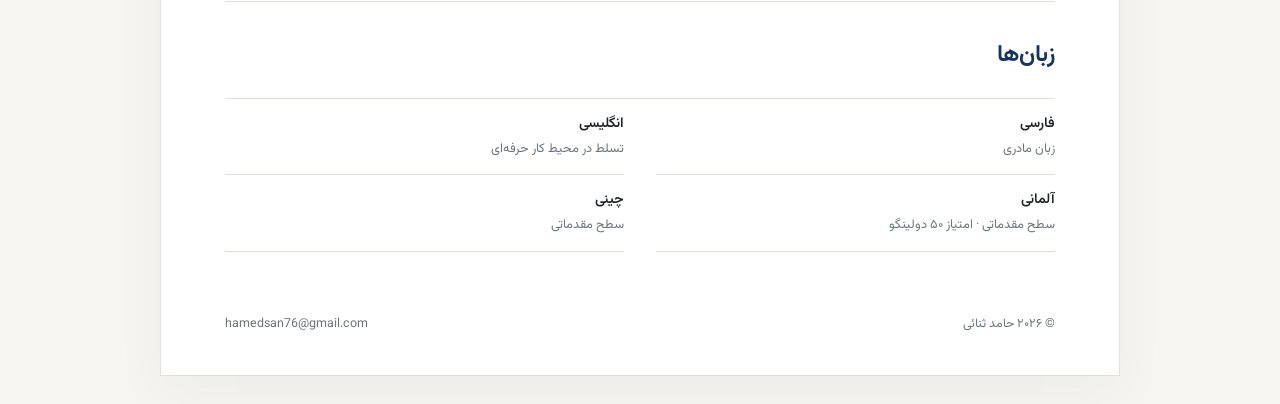
<file: fa/index.html>
<!DOCTYPE html>
<html lang="fa" dir="rtl">
<head>
  <meta charset="UTF-8">
  <meta name="viewport" content="width=device-width, initial-scale=1.0">
  <title>حامد ثنائی | مهندس نرم‌افزار و توسعه‌دهنده دات‌نت</title>
  <meta name="description" content="حامد ثنائی، مهندس نرم‌افزار و توسعه‌دهنده فول‌استک دات‌نت. نمونه‌کارها، سوابق و راه‌های ارتباطی.">
  <meta name="author" content="Hamed Sanaei">
  <link rel="canonical" href="https://hamedsanaei.ir/fa/">
  <link rel="alternate" hreflang="fa" href="https://hamedsanaei.ir/fa/">
  <link rel="alternate" hreflang="en" href="https://hamedsanaei.ir/en/">
  <link rel="alternate" hreflang="de" href="https://hamedsanaei.ir/de/">
  <link rel="alternate" hreflang="x-default" href="https://hamedsanaei.ir/fa/">
  <meta property="og:type" content="website">
  <meta property="og:title" content="حامد ثنائی | مهندس نرم‌افزار و توسعه‌دهنده دات‌نت">
  <meta property="og:description" content="حامد ثنائی، مهندس نرم‌افزار و توسعه‌دهنده فول‌استک دات‌نت. نمونه‌کارها، سوابق و راه‌های ارتباطی.">
  <meta property="og:url" content="https://hamedsanaei.ir/fa/">
  <meta property="og:site_name" content="حامد ثنائی">
  <meta property="og:locale" content="fa_IR">
  <meta property="og:locale:alternate" content="en_US">
  <meta property="og:locale:alternate" content="de_DE">
  <meta property="og:image" content="https://hamedsanaei.ir/assets/portfolio-preview.png">
  <meta property="og:image:secure_url" content="https://hamedsanaei.ir/assets/portfolio-preview.png">
  <meta property="og:image:type" content="image/png">
  <meta property="og:image:width" content="1200">
  <meta property="og:image:height" content="627">
  <meta property="og:image:alt" content="حامد ثنائی | مهندس نرم‌افزار و توسعه‌دهنده دات‌نت">
  <meta name="twitter:card" content="summary_large_image">
  <meta name="twitter:title" content="حامد ثنائی | مهندس نرم‌افزار و توسعه‌دهنده دات‌نت">
  <meta name="twitter:description" content="حامد ثنائی، مهندس نرم‌افزار و توسعه‌دهنده فول‌استک دات‌نت. نمونه‌کارها، سوابق و راه‌های ارتباطی.">
  <meta name="twitter:image" content="https://hamedsanaei.ir/assets/portfolio-preview.png">
  <meta name="twitter:image:alt" content="حامد ثنائی | مهندس نرم‌افزار و توسعه‌دهنده دات‌نت">
  <link rel="icon" href="/favicon.png" type="image/png" sizes="96x96">
  <link rel="preconnect" href="https://fonts.googleapis.com">
  <link rel="preconnect" href="https://fonts.gstatic.com" crossorigin>
  <link href="https://fonts.googleapis.com/css2?family=Inter:wght@400;500;600&amp;family=Source+Serif+4:opsz,wght@8..60,600;8..60,700&amp;family=Vazirmatn:wght@400;500;600;700&amp;display=swap" rel="stylesheet">
  <link rel="stylesheet" href="/style.css?v=4e91ba53b21a">
  <script type="application/ld+json">
{
  "@context": "https://schema.org",
  "@type": "ProfilePage",
  "url": "https://hamedsanaei.ir/fa/",
  "mainEntity": {
    "@type": "Person",
    "@id": "https://hamedsanaei.ir/#person",
    "name": "حامد ثنائی",
    "alternateName": [
      "Hamed Sanaei",
      "حامد ثنایی",
      "حامد ثنائئ",
      "hamed sanaei",
      "hamed san",
      "hamed sanaee",
      "hamed sanaie"
    ],
    "url": "https://hamedsanaei.ir/fa/",
    "image": "https://hamedsanaei.ir/assets/profile.png?v=72df5ecbb1c7",
    "email": "mailto:hamedsan76@gmail.com",
    "jobTitle": "مهندس نرم‌افزار و توسعه‌دهنده فول‌استک دات‌نت",
    "sameAs": [
      "https://github.com/HamedSanaei",
      "https://www.linkedin.com/in/hamedsanaei/",
      "https://stackoverflow.com/users/10190605/hamed-sanaei",
      "https://t.me/Hamed_Sanaei",
      "https://x.com/hamedsan"
    ]
  }
}
  </script>
</head>
<body>
  <a class="skip-link" href="#main-content">رفتن به محتوای اصلی</a>
  <div class="page">
    <nav class="language-switcher" aria-label="انتخاب زبان">
      <a href="/fa/" lang="fa" hreflang="fa" aria-current="page">فارسی</a>
      <a href="/en/" lang="en" hreflang="en">English</a>
      <a href="/de/" lang="de" hreflang="de">Deutsch</a>
    </nav>

    <header class="site-header">
      <div class="identity">
        <img class="avatar" src="/assets/profile.png?v=72df5ecbb1c7" alt="حامد ثنائی">
        <div>
          <h1>حامد ثنائی</h1>
          <p class="role">مهندس نرم‌افزار · توسعه‌دهنده فول‌استک دات‌نت</p>
          <p class="location">کرمان، ایران</p>
        </div>
      </div>

      <nav class="links" aria-label="راه‌های ارتباطی">
        <a href="mailto:hamedsan76@gmail.com">ایمیل</a>
        <a href="https://github.com/HamedSanaei" target="_blank" rel="me noopener">گیت‌هاب</a>
        <a href="https://www.linkedin.com/in/hamedsanaei/" target="_blank" rel="me noopener">لینکدین</a>
        <a href="https://stackoverflow.com/users/10190605/hamed-sanaei" target="_blank" rel="me noopener">استک‌اورفلو</a>
        <a href="https://t.me/Hamed_Sanaei" target="_blank" rel="noopener">تلگرام</a>
        <a href="https://x.com/hamedsan" target="_blank" rel="noopener">ایکس / توییتر</a>
        <a href="/assets/Hamed_Sanaei_CV.pdf" target="_blank" rel="noopener">رزومه</a>
      </nav>
    </header>

    <main id="main-content">
      <section class="intro">
        <p>
          من مهندس نرم‌افزار هستم و تمرکزم بر <strong>سی‌شارپ، دات‌نت، ASP.NET و سیستم‌های بک‌اند</strong> است. تجربهٔ من شامل توسعهٔ فروشگاه‌های اینترنتی، نرم‌افزارهای داخلی سازمان، سامانه‌های جست‌وجوی سازمانی و نرم‌افزارهای دسکتاپ مورد استفاده در محیط واقعی است.
        </p>
        <p>
          در زمینهٔ زیرساخت و عملیات نیز با لینوکس، MikroTik و RouterOS، مسیریابی، VPN، داکر و CI/CD کار می‌کنم. به ساخت سیستم‌های قابل‌اعتماد در نقطهٔ تلاقی توسعهٔ نرم‌افزار، شبکه و استقرار علاقه‌مندم.
        </p>
      </section>

      <section>
        <h2>سوابق کاری</h2>

        <div class="timeline">
          <article class="item">
            <div class="when" dir="ltr">۲۰۲۵ — ۲۰۲۶</div>
            <div class="content">
              <h3>نمایندگی 3013 کرمان موتور</h3>
              <p>
                توسعه و نگهداری وب‌سایت <a href="https://kermanpart.ir" target="_blank" rel="noopener">kermanpart.ir</a>، ساخت سامانهٔ داخلی حسابداری و مدیریت مالی، و فعالیت در توسعهٔ فرانت‌اند و بک‌اند، طراحی پایگاه داده، نگهداری و استقرار.
              </p>
            </div>
          </article>

          <article class="item">
            <div class="when" dir="ltr">۲۰۲۰</div>
            <div class="content">
              <h3>مهندس جست‌وجو و پژوهشگر بازیابی اطلاعات <span>· دانشگاه شهید بهشتی</span></h3>
              <p>
                کار روی سامانه‌های جست‌وجوی سازمانی با Elasticsearch و Apache Lucene، شامل نمایه‌سازی، بازیابی اسناد، پردازش پرس‌وجو، رتبه‌بندی، سنجش ارتباط نتایج و یافتن افراد متخصص.
              </p>
            </div>
          </article>

          <article class="item">
            <div class="when" dir="ltr">۲۰۱۹ — ۲۰۲۰</div>
            <div class="content">
              <h3>توسعه‌دهنده برنامه‌های وب <span>· کیان‌ترنسلیت</span></h3>
              <p>فعالیت در توسعهٔ برنامه‌های تحت وب در کرمان، ایران.</p>
            </div>
          </article>

          <article class="item">
            <div class="when" dir="ltr">۲۰۱۸</div>
            <div class="content">
              <h3>توسعه‌دهنده نرم‌افزار دات‌نت <span>· پویا پردازش</span></h3>
              <p>
                توسعهٔ سامانهٔ مدیریت داروخانه با سی‌شارپ، دات‌نت، WPF و WCF که در محیط عملیاتی استفاده می‌شد و پایگاه دادهٔ رابطه‌ای آن بیش از ۴۰۰ جدول داشت.
              </p>
            </div>
          </article>
        </div>
      </section>

      <section id="projects">
        <h2>پروژه‌های منتخب</h2>

        <div class="projects">
<article class="project">
  <div><h3><bdi dir="auto">Vendora</bdi></h3>
    <p>پلتفرم فروشگاهی با ویترین دوزبانه، کاتالوگ محصولات، فرایند خرید و پنل مدیریت، مبتنی بر معماری پاک.</p>
    <div class="project-links"><a href="https://github.com/HamedSanaei/Vendora" target="_blank" rel="noopener">کد در گیت‌هاب</a><a href="https://vendorashop.ir/" target="_blank" rel="noopener">وب‌سایت · <bdi dir="ltr">vendorashop.ir</bdi></a></div>
  </div>
  <span dir="ltr">ASP.NET Core · React · Next.js</span>
</article>
<article class="project">
  <div><h3><bdi dir="auto">ParServer</bdi></h3>
    <p>پلتفرم سرور ابری با ساخت و مدیریت سرورها، محاسبهٔ هزینهٔ ساعتی، کیف پول، فاکتورها و کنسول مدیریت واکنش‌گرا.</p>
    <div class="project-links"><a href="https://github.com/HamedSanaei/cloud" target="_blank" rel="noopener">کد در گیت‌هاب</a><a href="https://parserver.ir/" target="_blank" rel="noopener">وب‌سایت · <bdi dir="ltr">parserver.ir</bdi></a></div>
  </div>
  <span dir="ltr">React · TypeScript · Fastify · PostgreSQL</span>
</article>
<article class="project">
  <div><h3><bdi dir="auto">DownloadKadeBot</bdi></h3>
    <p>ربات دانلود رسانه در تلگرام با انتخاب قالب و کیفیت، پردازش پس‌زمینه، ذخیرهٔ پایدار وضعیت درخواست‌ها و ابزارهای مدیریت.</p>
    <div class="project-links"><a href="https://github.com/HamedSanaei/telegram-media-downloader-bot" target="_blank" rel="noopener">کد در گیت‌هاب</a><a href="https://t.me/DownloadKadeBot" target="_blank" rel="noopener">ربات تلگرام · <bdi dir="ltr">@DownloadKadeBot</bdi></a></div>
  </div>
  <span dir="ltr">Python · Docker · Redis · SQLite</span>
</article>
<article class="project">
  <div><h3><bdi dir="auto">Plus Premium</bdi></h3>
    <p>فروشگاه آنلاین اشتراک‌های پریمیوم و خدمات بین‌المللی با امکان پرداخت ریالی.</p>
    <div class="project-links"><a href="https://pluspremium.ir/" target="_blank" rel="noopener">وب‌سایت · <bdi dir="ltr">pluspremium.ir</bdi></a></div>
  </div>
</article>
</div>
      </section>

      <section>
        <h2>وب‌سایت‌های من</h2>
        <div class="website-links">
          <a href="https://pluspremium.ir/" target="_blank" rel="noopener"><strong dir="ltr">pluspremium.ir</strong><span>اشتراک‌های پریمیوم و پرداخت ارزی</span></a>
          <a href="https://parserver.ir/" target="_blank" rel="noopener"><strong dir="ltr">parserver.ir</strong><span>پلتفرم سرور ابری</span></a>
          <a href="https://vendorashop.ir/" target="_blank" rel="noopener"><strong dir="ltr">vendorashop.ir</strong><span>فروشگاه اینترنتی وندورا</span></a>
        </div>
      </section>

      <section>
        <h2>مهارت‌های فنی</h2>

        <div class="skills">
          <div><span>فناوری‌های اصلی</span><strong dir="ltr">C# · .NET · ASP.NET</strong></div>
          <div><span>داده</span><strong dir="ltr">SQL Server · Elasticsearch</strong></div>
          <div><span>وب</span><strong dir="ltr">React · Next.js</strong></div>
          <div><span>دسکتاپ</span><strong dir="ltr">WPF · WinForms</strong></div>
          <div><span>زیرساخت</span><strong dir="ltr">Linux · MikroTik · RouterOS · Routing · VPN · Docker · Git · CI/CD</strong></div>
          <div><span>هوش مصنوعی و داده</span><strong dir="ltr">Python · Machine Learning · Deep Learning</strong></div>
        </div>
      </section>

      <section>
        <h2>تحصیلات</h2>

        <div class="timeline">
          <article class="item">
            <div class="when" dir="ltr">۲۰۱۹ — ۲۰۲۱</div>
            <div class="content">
              <h3>کارشناسی ارشد مهندسی نرم‌افزار <span>· دانشگاه شهید بهشتی</span></h3>
              <p>
                معدل: ۱۷٫۳۱ از ۲۰. درس‌های گذرانده‌شده شامل بازیابی اطلاعات، رایانش ابری، الگوریتم‌های پیشرفته، آزمون نرم‌افزار و معماری نرم‌افزار بود.
              </p>
            </div>
          </article>

          <article class="item">
            <div class="when" dir="ltr">۲۰۱۵ — ۲۰۱۹</div>
            <div class="content">
              <h3>کارشناسی مهندسی کامپیوتر <span>· دانشگاه شهید باهنر کرمان</span></h3>
              <p>
                معدل: ۱۶ از ۲۰. درس‌های گذرانده‌شده شامل الگوریتم‌ها، هوش مصنوعی، سیستم‌عامل، شبکه‌های کامپیوتری، امنیت، پایگاه داده و مهندسی نرم‌افزار بود.
              </p>
            </div>
          </article>
        </div>
      </section>

      <section>
        <h2>گواهی‌نامه‌ها</h2>

        <div class="certificates">
          <a href="https://cafeamuzesh.com/certificate-2/?cert_hash=2f72addb719e9e5e" target="_blank" rel="noopener">
            <strong>تونل‌سازی در میکروتیک</strong><span>کافه آموزش · ۲۰۲۶</span>
          </a>

          <a href="https://cafeamuzesh.com/certificate-2/?cert_hash=9915024197c7286a" target="_blank" rel="noopener">
            <strong>مسیریابی میکروتیک — MTCRE</strong><span>کافه آموزش · ۲۰۲۶</span>
          </a>

          <a href="https://www.coursera.org/account/accomplishments/certificate/FVRRJS2N8JKE" target="_blank" rel="noopener">
            <strong>شبکه‌های عصبی و یادگیری عمیق</strong><span>کورسرا · ۲۰۲۰</span>
          </a>

          <a href="https://www.coursera.org/account/accomplishments/certificate/TAHZDU7C6SNB" target="_blank" rel="noopener">
            <strong>تحلیل مشتریان</strong><span>دانشگاه پنسیلوانیا · ۲۰۲۰</span>
          </a>
        </div>

        <details class="more">
          <summary>گواهی‌نامه‌های بیشتر</summary>
          <div class="additional">
            <a href="https://www.coursera.org/account/accomplishments/certificate/T6R2JWB8TSVU" target="_blank" rel="noopener">جعبه‌ابزار دانشمند داده — دانشگاه جانز هاپکینز</a>
            <a href="https://www.coursera.org/account/accomplishments/certificate/Q3HLKG6UYH5B" target="_blank" rel="noopener">علم داده چیست؟ — IBM</a>
            <a href="https://www.sololearn.com/Certificate/CT-PICY7QQN/pdf" target="_blank" rel="noopener">دورهٔ سی‌شارپ — SoloLearn</a>
            <a href="https://www.sololearn.com/Certificate/CT-ZP65Q9W9/pdf" target="_blank" rel="noopener">مبانی SQL — SoloLearn</a>
            <a href="https://www.sololearn.com/Certificate/CT-JSWLE2VD/pdf" target="_blank" rel="noopener">دورهٔ جاوااسکریپت — SoloLearn</a>
          </div>
        </details>
      </section>

      <section>
        <h2>زبان‌ها</h2>

        <div class="languages">
          <div><strong>فارسی</strong><span>زبان مادری</span></div>
          <div><strong>انگلیسی</strong><span>تسلط در محیط کار حرفه‌ای</span></div>
          <div><strong>آلمانی</strong><span>سطح مقدماتی · امتیاز ۵۰ دولینگو</span></div>
          <div><strong>چینی</strong><span>سطح مقدماتی</span></div>
        </div>
      </section>
    </main>

    <footer>
      <span>© ۲۰۲۶ حامد ثنائی</span>
      <a href="mailto:hamedsan76@gmail.com" dir="ltr">hamedsan76@gmail.com</a>
    </footer>

  </div>
</body>

</html>
</file>
<file: style.css>
:root {
  --bg: #f6f5f2;
  --paper: #ffffff;
  --text: #1f2328;
  --muted: #6e747c;
  --navy: #16345f;
  --accent: #b9792b;
  --line: #e3e0da;
  --serif: "Source Serif 4", Georgia, serif;
  --sans: "Inter", system-ui, sans-serif;
}

* {
  box-sizing: border-box;
}

html {
  scroll-behavior: smooth;
}

body {
  margin: 0;
  background: var(--bg);
  color: var(--text);
  font-family: var(--sans);
  line-height: 1.7;
}

a {
  color: inherit;
}

.page {
  width: min(960px, calc(100% - 32px));
  margin: 28px auto;
  padding: 56px 64px 40px;
  background: var(--paper);
  border: 1px solid var(--line);
  box-shadow: 0 16px 50px rgba(34, 39, 46, .045);
}

.site-header {
  display: flex;
  align-items: center;
  justify-content: space-between;
  gap: 32px;
  padding-bottom: 28px;
  border-bottom: 1px solid var(--line);
}

.identity {
  display: flex;
  align-items: center;
  gap: 18px;
}

.identity > div {
  min-width: 0;
}

.language-switcher {
  display: flex;
  flex-wrap: wrap;
  justify-content: flex-end;
  gap: 8px;
  margin-bottom: 28px;
}

.language-switcher a {
  padding: 4px 12px;
  border: 1px solid var(--line);
  border-radius: 5px;
  font: 500 .82rem var(--sans);
  line-height: 1.8;
  text-decoration: none;
}

.language-switcher a[lang="fa"] {
  font-family: "Vazirmatn", Tahoma, sans-serif;
}

.language-switcher a[aria-current="page"] {
  background: var(--navy);
  border-color: var(--navy);
  color: white;
}

a:focus-visible,
summary:focus-visible {
  outline: 2px solid var(--navy);
  outline-offset: 4px;
}

.skip-link {
  position: absolute;
  inset-inline-start: 16px;
  top: -100px;
  padding: 8px 16px;
  background: white;
  z-index: 1;
}

.skip-link:focus {
  top: 12px;
}

.avatar {
  width: 82px;
  height: 82px;
  flex: 0 0 82px;
  border-radius: 50%;
  object-fit: cover;
  object-position: center top;
  border: 2px solid #fff;
  box-shadow: 0 0 0 1px var(--line);
}

h1,
h2 {
  font-family: var(--serif);
  color: var(--navy);
}

h1 {
  margin: 0;
  font-size: 2.15rem;
  line-height: 1.05;
  letter-spacing: -.02em;
}

.role {
  margin: 6px 0 0;
  color: var(--text);
  font-size: .95rem;
  font-weight: 500;
}

.location {
  margin: 2px 0 0;
  color: var(--muted);
  font-size: .84rem;
}

.links {
  display: flex;
  flex-wrap: wrap;
  justify-content: flex-end;
  gap: 14px;
}

.links a {
  color: var(--muted);
  font-size: .85rem;
  text-decoration: none;
  border-bottom: 1px solid transparent;
}

.links a:hover {
  color: var(--navy);
  border-bottom-color: var(--navy);
}

main {
  padding-top: 8px;
}

section {
  padding: 34px 0;
  border-bottom: 1px solid var(--line);
}

section:last-child {
  border-bottom: 0;
}

.intro {
  padding-top: 32px;
}

.intro p {
  max-width: 790px;
  margin: 0;
  font-size: 1.02rem;
  color: #34393f;
}

.intro p + p {
  margin-top: 14px;
}

.intro strong {
  color: var(--navy);
  font-weight: 600;
}

h2 {
  margin: 0 0 22px;
  font-size: 1.45rem;
  font-weight: 700;
  letter-spacing: -.01em;
}

.timeline {
  border-top: 1px solid var(--line);
}

.item {
  display: grid;
  grid-template-columns: 120px minmax(0, 1fr);
  gap: 24px;
  padding: 19px 0;
  border-bottom: 1px solid var(--line);
}

.item:last-child {
  border-bottom: 0;
}

.when {
  padding-top: 2px;
  color: var(--muted);
  font-size: .8rem;
  font-variant-numeric: tabular-nums;
}

.content h3,
.project h3 {
  margin: 0;
  font-size: .96rem;
  font-weight: 600;
  color: var(--text);
}

.content h3 span {
  color: var(--navy);
  font-weight: 500;
}

.content p {
  margin: 6px 0 0;
  color: var(--muted);
  font-size: .89rem;
}

.content a {
  color: var(--navy);
  text-decoration: none;
}

.projects {
  border-top: 1px solid var(--line);
}

.project {
  display: grid;
  grid-template-columns: minmax(0, 1fr) 220px;
  gap: 24px;
  align-items: start;
  padding: 18px 0;
  border-bottom: 1px solid var(--line);
}

.project:last-child {
  border-bottom: 0;
}

.project h3 a {
  color: var(--navy);
  text-decoration: none;
}

.project h3 a:hover {
  text-decoration: underline;
  text-underline-offset: 3px;
}

.project p {
  margin: 5px 0 0;
  color: var(--muted);
  font-size: .88rem;
}

.project > span {
  color: var(--muted);
  font-size: .78rem;
  text-align: end;
}

.project-links {
  display: flex;
  flex-wrap: wrap;
  gap: 8px 18px;
  margin-top: 12px;
}

.project-links a {
  color: var(--navy);
  font-size: .8rem;
  font-weight: 500;
  text-decoration: underline;
  text-underline-offset: 4px;
  overflow-wrap: anywhere;
}

.project-links a:hover {
  color: var(--accent);
}

.website-links {
  display: grid;
  grid-template-columns: repeat(3, minmax(0, 1fr));
  gap: 12px;
}

.website-links a {
  padding: 18px;
  border: 1px solid var(--line);
  text-decoration: none;
  overflow-wrap: anywhere;
}

.website-links a:hover {
  background: #faf9f6;
  border-color: var(--navy);
}

.website-links strong,
.website-links span {
  display: block;
}

.website-links strong {
  color: var(--navy);
  font-size: .86rem;
}

.website-links span {
  margin-top: 6px;
  color: var(--muted);
  font-size: .8rem;
}

html[dir="rtl"] .website-links strong {
  text-align: right;
}

.skills {
  border-top: 1px solid var(--line);
}

.skills > div {
  display: grid;
  grid-template-columns: 150px minmax(0, 1fr);
  gap: 20px;
  padding: 14px 0;
  border-bottom: 1px solid var(--line);
}

.skills > div:last-child {
  border-bottom: 0;
}

.skills span {
  color: var(--muted);
  font-size: .82rem;
}

.skills strong {
  color: var(--text);
  font-size: .88rem;
  font-weight: 500;
}

.certificates {
  display: grid;
  grid-template-columns: 1fr 1fr;
  border-top: 1px solid var(--line);
  border-left: 1px solid var(--line);
}

.certificates a {
  min-height: 110px;
  padding: 18px;
  display: flex;
  flex-direction: column;
  justify-content: space-between;
  border-right: 1px solid var(--line);
  border-bottom: 1px solid var(--line);
  text-decoration: none;
}

.certificates a:hover {
  background: #faf9f6;
}

.certificates strong {
  color: var(--navy);
  font-size: .9rem;
  font-weight: 600;
}

.certificates span {
  margin-top: 12px;
  color: var(--muted);
  font-size: .78rem;
}

.more {
  margin-top: 14px;
}

.more summary {
  width: fit-content;
  cursor: pointer;
  color: var(--navy);
  font-size: .84rem;
  font-weight: 500;
}

.additional {
  margin-top: 12px;
  display: grid;
  gap: 7px;
}

.additional a {
  color: var(--muted);
  font-size: .84rem;
  text-decoration: none;
}

.additional a:hover {
  color: var(--navy);
}

.languages {
  display: grid;
  grid-template-columns: 1fr 1fr;
  gap: 0 32px;
  border-top: 1px solid var(--line);
}

.languages > div {
  padding: 14px 0;
  border-bottom: 1px solid var(--line);
}

.languages strong {
  display: block;
  color: var(--text);
  font-size: .88rem;
  font-weight: 600;
}

.languages span {
  display: block;
  margin-top: 2px;
  color: var(--muted);
  font-size: .8rem;
}

footer {
  padding-top: 28px;
  display: flex;
  justify-content: space-between;
  gap: 20px;
  color: var(--muted);
  font-size: .78rem;
}

footer a {
  color: var(--muted);
  text-decoration: none;
}

footer a:hover {
  color: var(--navy);
}

html[dir="rtl"] {
  --sans: "Vazirmatn", Tahoma, system-ui, sans-serif;
  --serif: "Vazirmatn", Tahoma, system-ui, sans-serif;
}

html[dir="rtl"] h1 {
  line-height: 1.5;
  letter-spacing: normal;
}

html[dir="rtl"] h2 {
  letter-spacing: normal;
}

.when {
  text-align: start;
  unicode-bidi: isolate;
}

html[dir="rtl"] .when {
  text-align: right;
}

.content,
.project > div,
.skills strong {
  overflow-wrap: anywhere;
}

.skills strong[dir="ltr"] {
  text-align: right;
}

@media (max-width: 720px) {
  .page {
    width: min(100% - 20px, 960px);
    margin: 10px auto;
    padding: 34px 22px 28px;
  }

  .site-header {
    align-items: flex-start;
    flex-direction: column;
  }

  .links {
    justify-content: flex-start;
  }

  .avatar {
    width: 70px;
    height: 70px;
    flex-basis: 70px;
  }

  h1 {
    font-size: 1.8rem;
  }

  .item,
  .project,
  .skills > div {
    grid-template-columns: 1fr;
    gap: 7px;
  }

  .project > span {
    text-align: start;
  }

  html[dir="rtl"] .project > span {
    text-align: right;
  }

  .certificates,
  .languages,
  .website-links {
    grid-template-columns: 1fr;
  }

  footer {
    flex-direction: column;
  }
}
</file>
